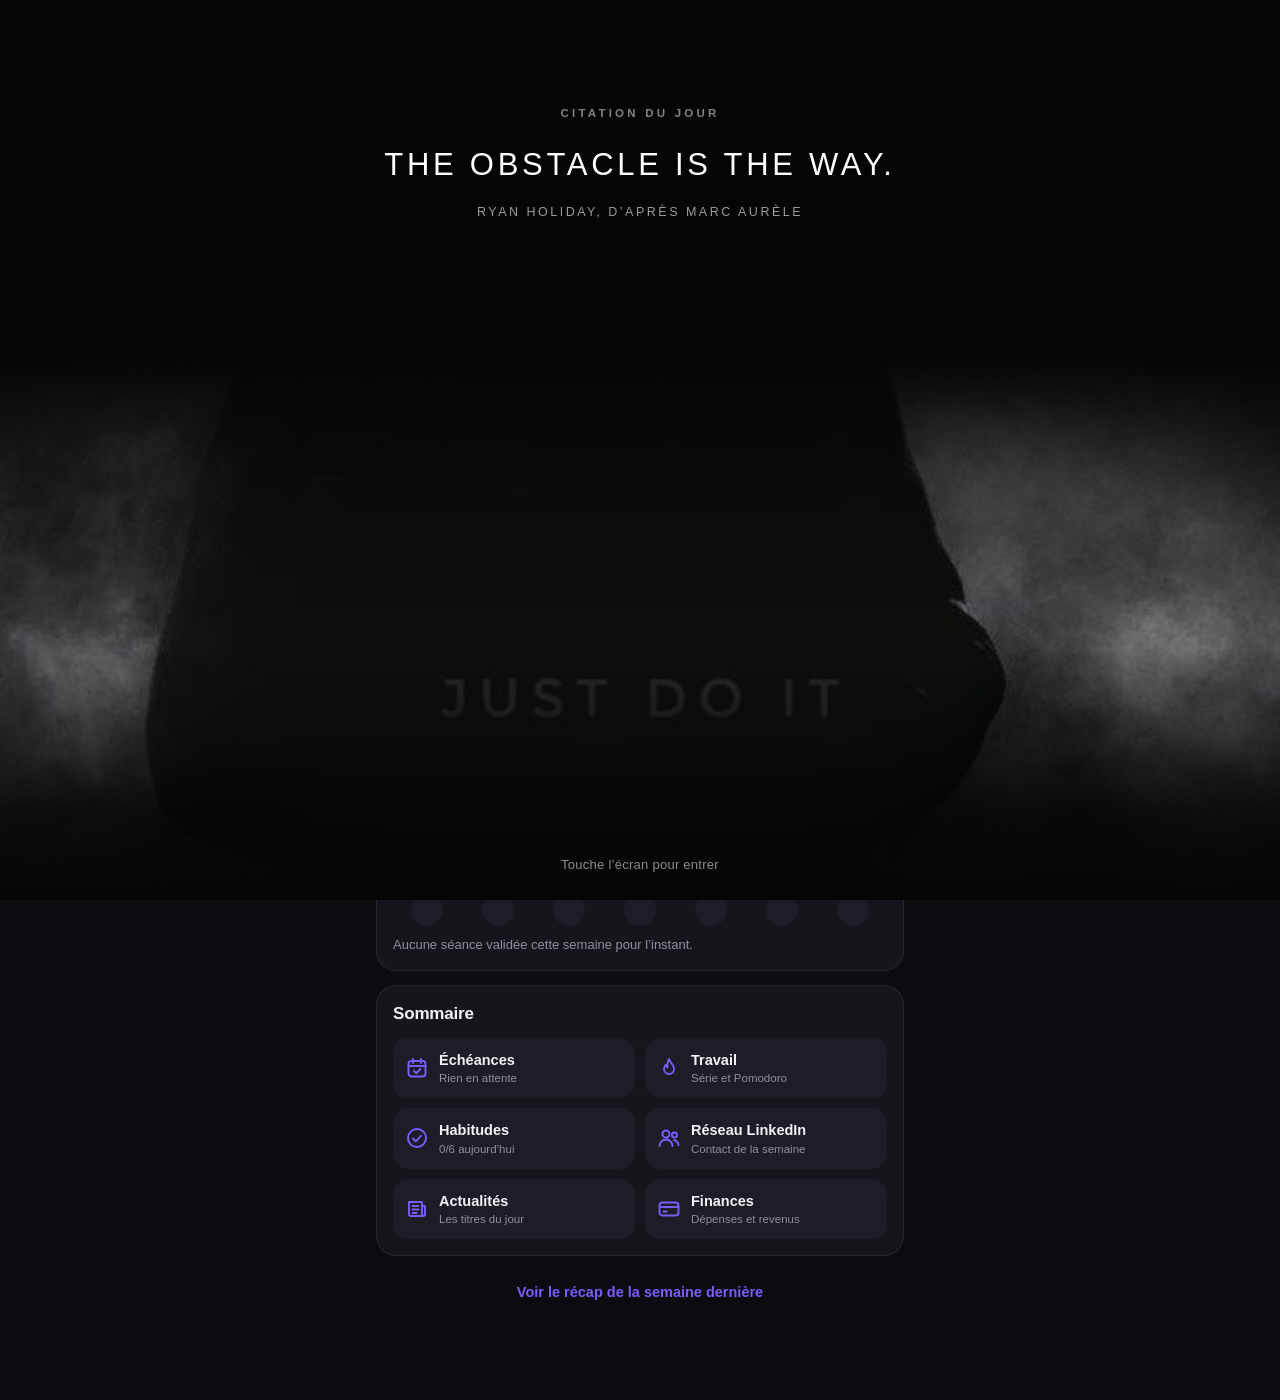
<file: index.html>
<!doctype html>
<html lang="fr">
<head>
<meta charset="utf-8">
<meta name="viewport" content="width=device-width, initial-scale=1, viewport-fit=cover, user-scalable=no">
<title>Life OS</title>
<meta name="theme-color" content="#0b0b10">
<meta name="apple-mobile-web-app-capable" content="yes">
<meta name="mobile-web-app-capable" content="yes">
<meta name="apple-mobile-web-app-status-bar-style" content="black-translucent">
<meta name="apple-mobile-web-app-title" content="Life OS">
<link rel="manifest" href="manifest.webmanifest">
<link rel="apple-touch-icon" href="icon-180.png">
<link rel="icon" type="image/png" href="icon-180.png">
<link rel="stylesheet" href="styles.css?v=16">
</head>
<body>

<div id="splash" class="splash" hidden></div>

<header class="top">
  <div class="top-text">
    <h1 id="title">Life OS</h1>
    <p id="subtitle"></p>
  </div>
  <button class="icon-btn" data-a="settings" aria-label="Réglages">
    <svg viewBox="0 0 24 24"><circle cx="12" cy="12" r="3"/><path d="M19.4 15a1.7 1.7 0 0 0 .3 1.8l.1.1a2 2 0 1 1-2.8 2.8l-.1-.1a1.7 1.7 0 0 0-1.8-.3 1.7 1.7 0 0 0-1 1.5V21a2 2 0 1 1-4 0v-.1a1.7 1.7 0 0 0-1.1-1.5 1.7 1.7 0 0 0-1.8.3l-.1.1a2 2 0 1 1-2.8-2.8l.1-.1a1.7 1.7 0 0 0 .3-1.8 1.7 1.7 0 0 0-1.5-1H3a2 2 0 1 1 0-4h.1a1.7 1.7 0 0 0 1.5-1.1 1.7 1.7 0 0 0-.3-1.8l-.1-.1a2 2 0 1 1 2.8-2.8l.1.1a1.7 1.7 0 0 0 1.8.3h.1a1.7 1.7 0 0 0 1-1.5V3a2 2 0 1 1 4 0v.1a1.7 1.7 0 0 0 1 1.5 1.7 1.7 0 0 0 1.8-.3l.1-.1a2 2 0 1 1 2.8 2.8l-.1.1a1.7 1.7 0 0 0-.3 1.8v.1a1.7 1.7 0 0 0 1.5 1H21a2 2 0 1 1 0 4h-.1a1.7 1.7 0 0 0-1.5 1z"/></svg>
  </button>
  <button class="refresh-btn" id="refreshBtn" data-a="refresh" aria-label="Actualiser">
    <svg viewBox="0 0 24 24"><path d="M21 12a9 9 0 1 1-2.6-6.4"/><path d="M21 3v6h-6"/></svg>
    <span>Actualiser</span>
  </button>
</header>

<main id="view"></main>

<nav class="tabs" id="tabs"></nav>

<!-- App Séances : plein écran, ouverte depuis le bouton de l'accueil -->
<div id="seancesWrap" hidden>
  <div class="sw-bar">
    <button class="sw-back" data-a="closeSeances" aria-label="Retour"><svg viewBox="0 0 24 24"><path d="M15 5l-7 7 7 7"/></svg><span>Retour</span></button>
    <b>Séances</b>
  </div>
  <iframe id="seancesFrame" title="Séances de sport"></iframe>
</div>

<div id="sheet" class="sheet" hidden>
  <div class="sheet-bg" data-a="closeSheet"></div>
  <div class="sheet-body" id="sheetBody"></div>
</div>

<div id="toast" class="toast" hidden></div>

<script src="config.js?v=16"></script>
<script src="quotes.js?v=16"></script>
<script src="targets.js?v=16"></script>
<script src="extra.js?v=16"></script>
<script src="sync.js?v=16"></script>
<script src="shell.js?v=16"></script>
<script src="app.js?v=16"></script>
</body>
</html>
</file>
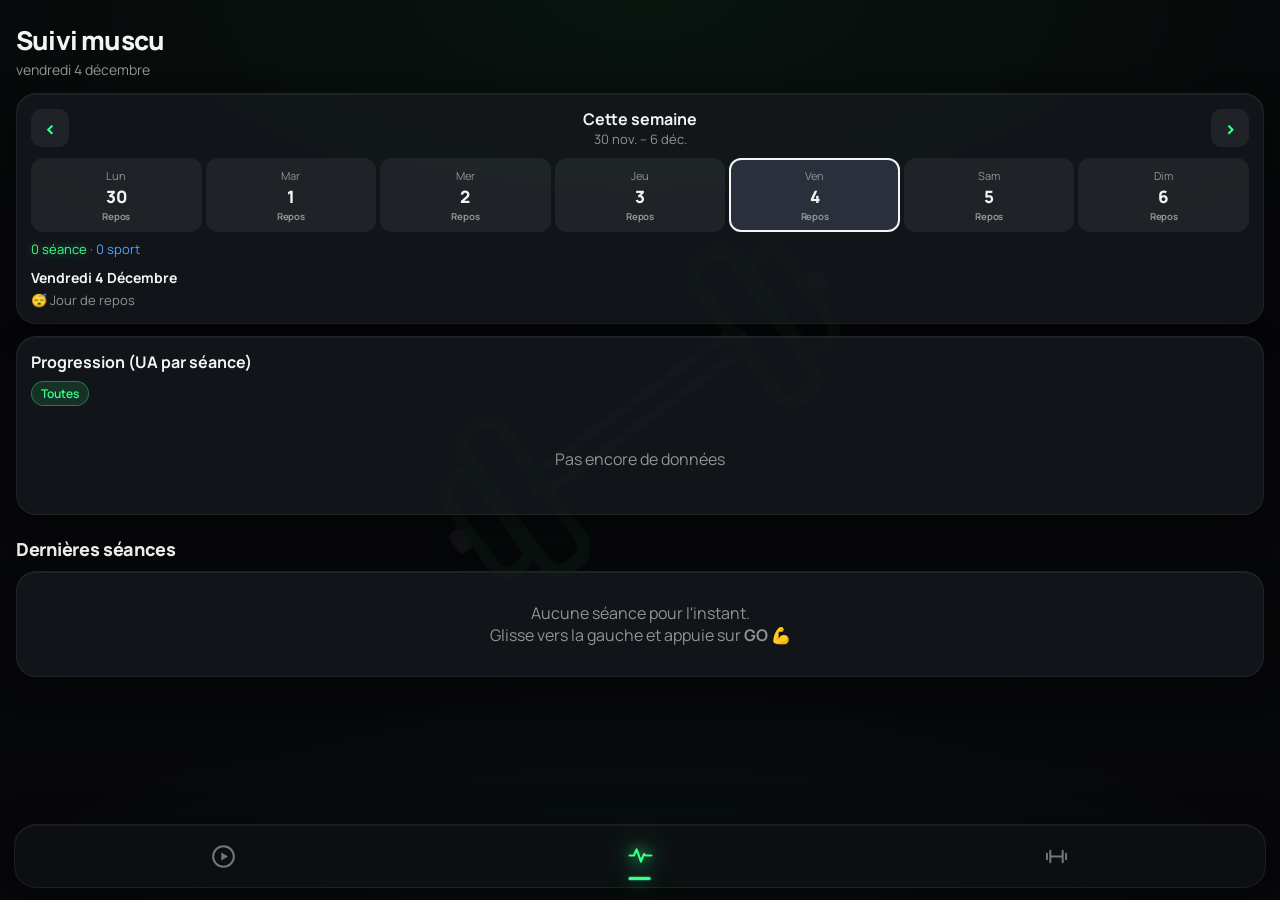
<file: seances.html>
<!DOCTYPE html>
<html lang="fr">
<head>
  <!-- App « Suivi muscu » de raph4L-hypen (github.com/raph4L-hypen/suivi-muscu), reprise avec son accord.
       Seul le pont de stockage ci-dessous a été ajouté : les données restent sur l'appareil. -->
  <base target="_top">
  <meta charset="utf-8">
  <title>Séances de sport</title>
  <meta name="viewport" content="width=device-width, initial-scale=1, maximum-scale=1, user-scalable=no, viewport-fit=cover">
  <link rel="preconnect" href="https://fonts.googleapis.com">
  <link rel="preconnect" href="https://fonts.gstatic.com" crossorigin>
  <link href="https://fonts.googleapis.com/css2?family=Manrope:wght@400;500;600;700;800&display=swap" rel="stylesheet">
  <style>
  :root {
    --sport-bg: #08090b;
    --sport-card: rgba(24, 27, 32, .62);
    --sport-card2: rgba(255, 255, 255, .06);
    --sport-line: rgba(255, 255, 255, .07);
    --sport-text: #f3f5f4;
    --sport-mute: #8d968f;
    --sport-accent: #39ff8e;
    --sport-accent-dim: rgba(57, 255, 142, .13);
    --sport-glow: 0 0 18px rgba(57, 255, 142, .55), 0 0 2px rgba(57, 255, 142, .9);
    --sport-red: #ff4d4f;
    --sport-red-dim: rgba(255, 77, 79, .15);
    --sport-amber: #f5b83d;
    --sport-blue: #4da3ff;
    --sport-blue-dim: rgba(77, 163, 255, .15);
    --sport-radius: 16px;
  }
  * { box-sizing: border-box; -webkit-tap-highlight-color: transparent; }
  html, body { margin: 0; height: 100%; background: var(--sport-bg); color: var(--sport-text);
    font-family: "Manrope", -apple-system, BlinkMacSystemFont, "Segoe UI", Roboto, sans-serif; overscroll-behavior: none;
    -webkit-font-smoothing: antialiased; }
  body { overflow: hidden; }
  button { font: inherit; color: inherit; border: 0; background: none; cursor: pointer; }
  input, select, textarea { font: inherit; color: var(--sport-text); background: var(--sport-card2);
    border: 1px solid var(--sport-line); border-radius: 10px; padding: 10px 12px; width: 100%; }
  input:focus, select:focus, textarea:focus { outline: 2px solid var(--sport-accent); border-color: transparent; }
  .hidden { display: none !important; }

  /* ---------- Pager (3 écrans à faire glisser) ---------- */
  #sport-pager { position: fixed; inset: 0; z-index: 2; overflow: hidden;
    transition: transform .45s cubic-bezier(.2, .8, .2, 1), filter .45s; transform-origin: 50% 40%; }
  .sport-page { position: absolute; inset: 0; overflow-y: auto; overflow-x: hidden; touch-action: pan-y;
    padding: 18px 16px 110px; -webkit-overflow-scrolling: touch; overscroll-behavior: contain;
    will-change: transform; transform-origin: 50% 50%; backface-visibility: hidden; background: rgba(7, 8, 10, .45); }
  /* page qui arrive : plus sombre, avec une ombre sur son bord gauche */
  .sport-page.incoming { background: rgba(7, 8, 10, .9); box-shadow: -26px 0 44px rgba(0,0,0,.8), -1px 0 0 rgba(57,255,142,.22); }
  body.sheet-open #sport-pager { transform: scale(.93) translateX(-4%); filter: brightness(.45) blur(1px); }

  /* Fond : photo de salle floutée + logo */
  #sport-bg { position: fixed; inset: 0; z-index: 0; overflow: hidden; background: #050607; }
  #sport-bgphoto { position: absolute; inset: -40px; background-size: cover; background-position: center;
    filter: blur(16px) grayscale(.6) brightness(.38) contrast(1.1); transform: scale(1.08); opacity: 0; transition: opacity 1.2s; }
  #sport-bgphoto.ok { opacity: 1; }
  #sport-bgshade { position: absolute; inset: 0;
    background: radial-gradient(120% 70% at 50% 0%, rgba(57,255,142,.10), transparent 55%),
                radial-gradient(90% 60% at 50% 110%, rgba(57,255,142,.08), transparent 60%),
                linear-gradient(180deg, rgba(8,9,11,.35), rgba(8,9,11,.85)); }
  #sport-bglogo { position: absolute; left: 50%; top: 46%; width: 118vw; max-width: 620px; aspect-ratio: 1;
    transform: translate(-50%, -50%) rotate(-18deg); opacity: .10; transition: opacity .2s linear; filter: drop-shadow(0 0 30px rgba(57,255,142,.35)); }
  #sport-bglogo svg { width: 100%; height: 100%; }

  /* Barre de navigation : icônes lumineuses */
  #sport-tabs { position: fixed; z-index: 30; left: 14px; right: 14px; bottom: calc(12px + env(safe-area-inset-bottom)); height: 64px;
    display: flex; border-radius: 22px; background: rgba(16, 18, 22, .72); border: 1px solid rgba(255,255,255,.07);
    backdrop-filter: blur(22px) saturate(1.4); -webkit-backdrop-filter: blur(22px) saturate(1.4);
    box-shadow: 0 14px 40px rgba(0,0,0,.55), inset 0 1px 0 rgba(255,255,255,.05); }
  #sport-tabs button { position: relative; z-index: 1; flex: 1; display: flex; align-items: center; justify-content: center; color: #6f7872; }
  #sport-tabs svg { width: 27px; height: 27px; fill: none; stroke: currentColor; stroke-width: 1.8; stroke-linecap: round; stroke-linejoin: round; transition: all .3s; }
  #sport-tabs svg .fill { fill: currentColor; stroke: none; }
  #sport-tabs button.on { color: var(--sport-accent); }
  #sport-tabs button.on svg { filter: drop-shadow(0 0 6px rgba(57,255,142,.9)) drop-shadow(0 0 14px rgba(57,255,142,.5)); transform: translateY(-1px) scale(1.08); }
  #sport-tabglow { position: absolute; bottom: 7px; left: 0; width: 33.33%; height: 3px; display: flex; justify-content: center; pointer-events: none;
    transition: transform .35s cubic-bezier(.2, .8, .2, 1); }
  #sport-tabglow::after { content: ""; width: 22px; height: 3px; border-radius: 3px; background: var(--sport-accent); box-shadow: var(--sport-glow); }

  /* ---------- Éléments communs ---------- */
  h1 { font-size: 26px; margin: 4px 0 2px; letter-spacing: -.5px; }
  h2 { font-size: 18px; margin: 22px 0 10px; }
  h3 { font-size: 16px; margin: 0 0 8px; }
  .sport-sub { color: var(--sport-mute); font-size: 14px; margin: 0 0 14px; }
  .sport-card { background: var(--sport-card); border-radius: var(--sport-radius); padding: 14px; margin-bottom: 12px; }
  .sport-row { display: flex; align-items: center; gap: 8px; }
  .sport-between { justify-content: space-between; }
  .sport-wrap { flex-wrap: wrap; }
  .sport-chip { display: inline-block; padding: 4px 10px; border-radius: 999px; background: var(--sport-card2);
    color: var(--sport-mute); font-size: 12px; font-weight: 600; margin: 0 6px 6px 0; }
  .sport-chip.on { background: var(--sport-accent-dim); color: var(--sport-accent); }
  .sport-chip.red { background: var(--sport-red-dim); color: var(--sport-red); }
  .sport-badge { font-size: 12px; font-weight: 700; padding: 3px 8px; border-radius: 8px; background: var(--sport-card2); color: var(--sport-mute); }
  .up { color: var(--sport-accent); } .down { color: var(--sport-red); } .flat { color: var(--sport-mute); }
  .sport-btn { display: block; width: 100%; padding: 15px; border-radius: 14px; font-weight: 700; font-size: 16px;
    background: var(--sport-card2); text-align: center; }
  .sport-btn.primary { background: var(--sport-accent); color: #04140a; }
  .sport-btn.danger { background: var(--sport-red-dim); color: var(--sport-red); }
  .sport-btn.small { padding: 10px; font-size: 14px; }
  .sport-big { font-size: 28px; font-weight: 800; letter-spacing: -.5px; }
  .sport-mute { color: var(--sport-mute); font-size: 13px; }
  label.sport-lbl { display: block; color: var(--sport-mute); font-size: 13px; margin: 12px 0 6px; }

  /* ---------- Accueil ---------- */
  .sport-chart { width: 100%; height: auto; display: block; }
  .sport-seance { display: block; width: 100%; text-align: left; }
  .sport-seance .t { font-weight: 700; font-size: 17px; }
  .sport-note { min-width: 44px; text-align: center; font-weight: 800; font-size: 15px; padding: 6px 8px; border-radius: 10px; }
  .n-good { background: var(--sport-accent-dim); color: var(--sport-accent); }
  .n-mid { background: rgba(245, 184, 61, .15); color: var(--sport-amber); }
  .n-bad { background: var(--sport-red-dim); color: var(--sport-red); }
  .sport-empty { text-align: center; color: var(--sport-mute); padding: 30px 10px; }

  /* Ma semaine (agenda) */
  .sport-wkhead { display: flex; align-items: center; justify-content: space-between; margin-bottom: 10px; }
  .sport-wkhead button.arrow { width: 38px; height: 38px; border-radius: 10px; background: var(--sport-card2); font-size: 20px; font-weight: 700; color: var(--sport-accent); }
  .sport-week { display: grid; grid-template-columns: repeat(7, 1fr); gap: 4px; }
  .sport-day { display: flex; flex-direction: column; align-items: center; gap: 2px; padding: 8px 0 7px; border-radius: 12px; background: var(--sport-card2); border: 2px solid transparent; }
  .sport-day .dn { font-size: 11px; color: var(--sport-mute); text-transform: capitalize; }
  .sport-day .dd { font-size: 17px; font-weight: 800; }
  .sport-day .lab { font-size: 9.5px; font-weight: 700; letter-spacing: -.2px; }
  .sport-day.today { border-color: var(--sport-text); }
  .sport-day.sel { background: #2a303b; }
  .sport-day.t-seance { background: var(--sport-accent-dim); } .sport-day.t-seance .lab { color: var(--sport-accent); }
  .sport-day.t-sport { background: var(--sport-blue-dim); } .sport-day.t-sport .lab { color: var(--sport-blue); }
  .sport-day.t-repos .lab { color: var(--sport-mute); }
  .sport-day.sel.t-seance { background: rgba(47, 215, 122, .3); } .sport-day.sel.t-sport { background: rgba(77, 163, 255, .3); }
  .sport-daydetail { margin-top: 10px; font-size: 14px; }
  .sport-ev { display: flex; gap: 10px; align-items: baseline; padding: 6px 0; border-top: 1px solid var(--sport-line); }
  .sport-ev .h { color: var(--sport-mute); font-size: 12px; min-width: 78px; font-variant-numeric: tabular-nums; }
  .sport-ev.seance b { color: var(--sport-accent); } .sport-ev.sport b { color: var(--sport-blue); }

  /* ---------- Overlays ---------- */
  .sport-overlay { position: fixed; inset: 0; background: var(--sport-bg); z-index: 40; overflow-y: auto;
    padding: 16px 16px 40px; animation: sportIn .22s ease-out; }
  @keyframes sportIn { from { transform: translateY(16px); opacity: 0; } to { transform: none; opacity: 1; } }
  .sport-back { font-size: 15px; color: var(--sport-accent); font-weight: 600; padding: 6px 0; }

  /* Tableau UA */
  table.sport-ua { width: 100%; border-collapse: collapse; font-size: 15px; }
  table.sport-ua th { color: var(--sport-mute); font-weight: 600; font-size: 12px; text-align: center; padding: 6px 2px; }
  table.sport-ua td { text-align: center; padding: 6px 2px; border-top: 1px solid var(--sport-line); }
  table.sport-ua tr.total td { font-weight: 800; border-top: 2px solid var(--sport-line); }
  table.sport-ua tr.cur td { background: var(--sport-accent-dim); }
  table.sport-ua tr.cur td:first-child { color: var(--sport-accent); font-weight: 800; }
  table.sport-ua tr.past td:first-child { color: var(--sport-accent); }
  .sport-step { display: inline-flex; align-items: center; background: var(--sport-card2); border-radius: 10px; }
  .sport-step button { width: 34px; height: 40px; font-size: 20px; font-weight: 700; color: var(--sport-accent); }
  .sport-step input { width: 52px; padding: 8px 0; text-align: center; border: 0; background: transparent; font-weight: 700; font-size: 16px; }
  .sport-step input:focus { outline: none; }

  /* ---------- Démarrer ---------- */
  .sport-go-wrap { display: flex; flex-direction: column; align-items: center; padding-top: 6vh; }
  .sport-go { width: 62vw; height: 62vw; max-width: 260px; max-height: 260px; border-radius: 50%;
    background: radial-gradient(circle at 35% 30%, #5cf09c, var(--sport-accent) 60%, #17a659);
    color: #04140a; font-size: 64px; font-weight: 900; letter-spacing: 2px;
    box-shadow: 0 0 0 10px var(--sport-accent-dim), 0 18px 50px rgba(47, 215, 122, .35); }
  .sport-go:active { transform: scale(.96); }
  .sport-today { text-align: center; margin: 26px 0 18px; }
  .sport-choose { padding: 12px 22px; border-radius: 999px; background: var(--sport-card2); font-weight: 600; font-size: 15px; }

  /* ---------- Séance en cours ---------- */
  #sport-run { padding-top: 64px; z-index: 50; }
  #sport-clock { position: fixed; left: 50%; top: 14px; transform: translateX(-50%); z-index: 60;
    font-size: 26px; font-weight: 800; font-variant-numeric: tabular-nums; letter-spacing: 1px;
    transition: top .8s cubic-bezier(.2, .8, .2, 1), font-size .8s cubic-bezier(.2, .8, .2, 1); pointer-events: none; }
  #sport-clock.intro { top: 34%; font-size: 26vw; }
  #sport-clock.paused { color: var(--sport-amber); }
  .sport-runbar { position: fixed; top: 0; left: 0; right: 0; height: 58px; display: flex; align-items: center;
    justify-content: space-between; padding: 0 14px; background: var(--sport-bg); z-index: 55; border-bottom: 1px solid var(--sport-line); }
  .sport-pausebtn { width: 40px; height: 40px; border-radius: 50%; background: var(--sport-red); color: #fff; font-size: 14px; font-weight: 900; }
  .sport-runbody { transition: opacity .4s; }
  .sport-runbody.wait { opacity: 0; }
  .sport-visual { display: flex; gap: 10px; align-items: center; justify-content: center; background: var(--sport-card); border-radius: var(--sport-radius); padding: 10px; }
  .sport-visual img { max-width: 45%; max-height: 150px; border-radius: 10px; object-fit: contain; background: #fff; }
  .sport-bodymap { flex: 1 1 auto; width: 100%; max-width: 300px; min-width: 200px; height: auto; }
  .sport-gauge { height: 10px; border-radius: 6px; background: var(--sport-card2); overflow: hidden; margin-top: 8px; }
  .sport-gauge div { height: 100%; background: var(--sport-accent); transition: width .3s; }
  .sport-rest { text-align: center; padding: 10px 0 4px; }
  .sport-rest .cd { font-size: 22vw; font-weight: 900; font-variant-numeric: tabular-nums; line-height: 1; }
  .sport-rest .cd.over { color: var(--sport-red); }
  .sport-fixedcta { position: sticky; bottom: 0; padding: 12px 0 4px; background: linear-gradient(transparent, var(--sport-bg) 30%); }
  .sport-finish { font-size: 22px; padding: 18px; }
  .sport-pause-ov { position: fixed; inset: 0; background: rgba(8, 9, 12, .94); z-index: 58; display: flex;
    flex-direction: column; align-items: center; justify-content: center; gap: 16px; padding: 30px; }
  .sport-seg { display: flex; background: var(--sport-card2); border-radius: 12px; padding: 4px; }
  .sport-seg button { flex: 1; padding: 10px; border-radius: 9px; font-weight: 600; color: var(--sport-mute); }
  .sport-seg button.on { background: var(--sport-accent); color: #04140a; }
  input[type=range] { padding: 0; accent-color: var(--sport-accent); border: 0; background: transparent; }

  /* Toast + chargement */
  #sport-toast { position: fixed; left: 50%; bottom: 96px; transform: translateX(-50%) translateY(20px); opacity: 0;
    background: #2a2f3a; padding: 10px 16px; border-radius: 12px; font-size: 14px; z-index: 99; transition: all .25s; pointer-events: none; max-width: 90vw; }
  #sport-toast.show { opacity: 1; transform: translateX(-50%); }
  #sport-toast.err { background: var(--sport-red); }
  #sport-loading { position: fixed; inset: 0; display: flex; flex-direction: column; align-items: center; justify-content: center; z-index: 98; background: var(--sport-bg); color: var(--sport-mute); }
  .sport-spinner { width: 36px; height: 36px; border: 3px solid var(--sport-line); border-top-color: var(--sport-accent); border-radius: 50%; animation: sportSpin .8s linear infinite; }
  @keyframes sportSpin { to { transform: rotate(360deg); } }
  .sport-exrow { display: grid; grid-template-columns: 1fr auto; gap: 8px; align-items: center; }
  .sport-mini { display: grid; grid-template-columns: repeat(4, 1fr); gap: 6px; margin-top: 8px; }
  .sport-mini label { font-size: 11px; color: var(--sport-mute); display: block; margin-bottom: 3px; }
  .sport-mini input { padding: 8px; text-align: center; }
  .sport-icons button { width: 34px; height: 34px; border-radius: 8px; background: var(--sport-card2); font-size: 14px; }

  /* =================== THÈME PREMIUM (verre, néon, profondeur) =================== */
  h1 { font-weight: 800; letter-spacing: -.8px; }
  h2 { font-weight: 800; letter-spacing: -.3px; color: #e9ece9; }
  .sport-card { background: rgba(22, 25, 30, .8); border: 1px solid rgba(255,255,255,.06);
    box-shadow: 0 10px 30px rgba(0,0,0,.45), inset 0 1px 0 rgba(255,255,255,.05); border-radius: 20px; }
  input, select, textarea { background: rgba(0,0,0,.35); border-color: rgba(255,255,255,.08); }
  .sport-chip.on { box-shadow: inset 0 0 0 1px rgba(57,255,142,.35); }
  .sport-btn.primary { background: linear-gradient(180deg, #5cffa6, #2fe07c); color: #03150a;
    box-shadow: 0 0 0 1px rgba(57,255,142,.5), 0 8px 26px rgba(57,255,142,.35), inset 0 1px 0 rgba(255,255,255,.5); }
  .sport-gauge div { box-shadow: var(--sport-glow); }
  .up { text-shadow: 0 0 10px rgba(57,255,142,.45); }

  /* Effet "bouton qui s'enfonce" sur tout ce qui se touche */
  button, .sport-seance, .sport-day, .sport-step button { transition: transform .14s cubic-bezier(.3, .7, .4, 1), box-shadow .14s, filter .14s, background .2s; }
  button:active:not(:disabled) { transform: scale(.955) translateY(1px); filter: brightness(.92); }
  button.sport-card:active { transform: scale(.975) translateY(2px);
    box-shadow: 0 3px 10px rgba(0,0,0,.5), inset 0 2px 8px rgba(0,0,0,.45); }
  .sport-go:active { transform: scale(.94) !important; box-shadow: 0 0 0 6px var(--sport-accent-dim), 0 6px 20px rgba(57,255,142,.3), inset 0 6px 16px rgba(0,0,0,.25) !important; }
  #sport-tabs button:active { transform: scale(.88); }

  /* Cartes de séance avec visuel réel */
  .sport-seance { display: grid !important; grid-template-columns: 1fr auto; gap: 12px; align-items: center; }
  .sport-thumb { width: 74px; height: 74px; border-radius: 16px; background: #fff center/cover no-repeat;
    box-shadow: 0 6px 16px rgba(0,0,0,.45), 0 0 0 1px rgba(255,255,255,.08); overflow: hidden; }
  .sport-thumb.ph { background: radial-gradient(circle at 30% 30%, rgba(57,255,142,.35), rgba(57,255,142,.05) 70%); display: flex; align-items: center; justify-content: center; }
  .sport-thumb.ph svg { width: 60%; height: 60%; }
  .sport-seance .t { font-size: 18px; font-weight: 800; letter-spacing: -.3px; }
  .sport-strip { display: flex; gap: 6px; margin-top: 10px; }
  .sport-strip span { width: 44px; height: 44px; border-radius: 11px; background: #fff center/cover no-repeat; box-shadow: 0 0 0 1px rgba(255,255,255,.08); }

  /* Panneaux qui glissent depuis le bord droit, plus sombres, par-dessus l'accueil */
  .sport-overlay { background: rgba(9, 10, 12, .9); backdrop-filter: blur(24px); -webkit-backdrop-filter: blur(24px);
    box-shadow: -30px 0 60px rgba(0,0,0,.8), -1px 0 0 rgba(57,255,142,.2); animation: sportSlide .42s cubic-bezier(.2, .85, .2, 1); padding-bottom: 60px; }
  .sport-overlay.closing { animation: sportSlideOut .3s cubic-bezier(.4, 0, .8, .4) forwards; }
  @keyframes sportSlide { from { transform: translateX(100%); } to { transform: none; } }
  @keyframes sportSlideOut { to { transform: translateX(100%); } }
  #sport-run { background: rgba(6, 7, 8, .93); }

  /* Page Séance : GO néon devant le logo */
  .sport-go { position: relative; background: radial-gradient(circle at 35% 28%, #8dffbf, #39ff8e 45%, #12b85a 100%);
    color: #021208; font-weight: 900; letter-spacing: 4px;
    box-shadow: 0 0 0 10px rgba(57,255,142,.10), 0 0 0 1px rgba(57,255,142,.6), 0 0 60px rgba(57,255,142,.55), inset 0 -10px 24px rgba(0,0,0,.25), inset 0 6px 14px rgba(255,255,255,.45);
    animation: sportPulse 2.6s ease-in-out infinite; }
  @keyframes sportPulse { 50% { box-shadow: 0 0 0 16px rgba(57,255,142,.05), 0 0 0 1px rgba(57,255,142,.6), 0 0 90px rgba(57,255,142,.7), inset 0 -10px 24px rgba(0,0,0,.25), inset 0 6px 14px rgba(255,255,255,.45); } }
  .sport-choose { background: rgba(255,255,255,.07); border: 1px solid rgba(255,255,255,.08); backdrop-filter: blur(12px); }

  /* Animation du logo au lancement d'une séance */
  #sport-launch { position: fixed; inset: 0; z-index: 70; display: flex; align-items: center; justify-content: center;
    background: radial-gradient(circle at 50% 45%, #0f2a1b, #050607 58%); animation: sportFade .3s ease-out; }
  #sport-launch svg { width: 74vw; max-width: 340px; animation: sportLogoIn 1.5s cubic-bezier(.2, .9, .2, 1) forwards; }
  #sport-launch .plate { stroke-dasharray: 700; stroke-dashoffset: 700; animation: sportDraw .9s .15s ease-out forwards; }
  #sport-launch .bar { stroke-dasharray: 900; stroke-dashoffset: 900; animation: sportDraw .7s .45s ease-out forwards; }
  #sport-launch .go { opacity: 0; animation: sportFadeIn .4s .85s forwards; }
  #sport-launch.out { animation: sportFadeOut .35s ease-in forwards; }
  @keyframes sportLogoIn { 0% { transform: scale(.55) rotate(-30deg); filter: drop-shadow(0 0 0 rgba(57,255,142,0)); }
    55% { transform: scale(1.08) rotate(-16deg); filter: drop-shadow(0 0 40px rgba(57,255,142,.9)); }
    100% { transform: scale(1) rotate(-18deg); filter: drop-shadow(0 0 24px rgba(57,255,142,.6)); } }
  @keyframes sportDraw { to { stroke-dashoffset: 0; } }
  @keyframes sportFade { from { opacity: 0; } }
  @keyframes sportFadeIn { to { opacity: 1; } }
  @keyframes sportFadeOut { to { opacity: 0; transform: scale(1.15); } }
  #sport-clock { text-shadow: 0 0 18px rgba(57,255,142,.55); }
  .sport-runbar { background: rgba(6,7,8,.8); backdrop-filter: blur(16px); -webkit-backdrop-filter: blur(16px); }
  .sport-pausebtn { box-shadow: 0 0 18px rgba(255,77,79,.6); }
  .sport-rest .cd { text-shadow: 0 0 30px rgba(57,255,142,.4); }

  /* Bibliothèque par groupe musculaire */
  .sport-group { margin: 18px 0 8px; display: flex; align-items: center; justify-content: space-between; }
  .sport-group h3 { margin: 0; font-size: 15px; letter-spacing: .3px; text-transform: uppercase; color: var(--sport-accent); text-shadow: 0 0 12px rgba(57,255,142,.35); }
  .sport-group .n { color: var(--sport-mute); font-weight: 600; font-size: 12px; margin-left: 6px; text-transform: none; text-shadow: none; }
  .sport-libadd { width: 34px; height: 34px; border-radius: 11px; background: var(--sport-accent-dim); color: var(--sport-accent); font-size: 20px; font-weight: 700; box-shadow: inset 0 0 0 1px rgba(57,255,142,.3); }
  .sport-exitem { display: grid; grid-template-columns: 52px 1fr auto; gap: 12px; align-items: center; width: 100%; text-align: left; padding: 8px; border-radius: 16px; }
  .sport-exitem + .sport-exitem { margin-top: 6px; }
  .sport-exitem .sport-thumb { width: 52px; height: 52px; border-radius: 13px; }
  .sport-exitem b { display: block; font-size: 15px; }
  .sport-exitem:active { background: rgba(255,255,255,.05); }
  .sport-imgbox { margin-top: 6px; display: grid; grid-template-columns: 110px 1fr; gap: 12px; align-items: center; }
  .sport-imgbox .prev { width: 110px; height: 110px; border-radius: 18px; background: #fff center/contain no-repeat; box-shadow: 0 0 0 1px rgba(255,255,255,.1); }
  .sport-imgbox .prev.empty { background: rgba(255,255,255,.05); display: flex; align-items: center; justify-content: center; color: var(--sport-mute); font-size: 12px; text-align: center; padding: 8px; }
  .sport-imgbox .sport-btn { margin-bottom: 8px; }
</style>

</head>
<body>
  <div id="sport-app">
    <!-- Fond : salle de sport floutée + logo en transparence -->
    <div id="sport-bg">
      <div id="sport-bgphoto"></div>
      <div id="sport-bgshade"></div>
      <div id="sport-bglogo"></div>
    </div>

    <div id="sport-loading"><div class="sport-spinner"></div><p>Chargement…</p></div>

    <main id="sport-pager">
      <section class="sport-page" id="sport-pg-start"></section>
      <section class="sport-page" id="sport-pg-home"></section>
      <section class="sport-page" id="sport-pg-prog"></section>
    </main>

    <nav id="sport-tabs">
      <button data-page="0" aria-label="Séance">
        <svg viewBox="0 0 24 24"><circle cx="12" cy="12" r="9.2"/><path d="M10 8.4v7.2l6-3.6z" class="fill"/></svg>
      </button>
      <button data-page="1" class="on" aria-label="Accueil">
        <svg viewBox="0 0 24 24"><path d="M3 12h3.6l2.2-5 3.6 10 2.4-6.2 1.6 1.2H21"/></svg>
      </button>
      <button data-page="2" aria-label="Programme">
        <svg viewBox="0 0 24 24"><path d="M3.5 9.5v5M6.5 7v10M17.5 7v10M20.5 9.5v5M6.5 12h11"/></svg>
      </button>
      <span id="sport-tabglow"></span>
    </nav>

    <div id="sport-sheet" class="sport-overlay hidden"></div>
    <div id="sport-run" class="sport-overlay hidden"></div>
    <div id="sport-launch" class="hidden"></div>
    <div id="sport-clock" class="hidden">00:00</div>
    <div id="sport-toast"></div>
  </div>
<script>
/* =====================================================================
   PONT LOCAL
   L'app « Suivi muscu » de raph4L-hypen appelle google.script.run pour
   lire et écrire un Google Sheet. Ici, ce pont répond à sa place avec
   les mêmes fonctions, mais les données restent sur l'appareil
   (localStorage). Le code de l'app, plus bas, est inchangé.
   ===================================================================== */
(function () {
  'use strict';
  var CFG = (function () { try { return window.parent && window.parent.APP; } catch (e) { return null; } })() || {};
  var MAIN = CFG.key || '';
  var KEY = (MAIN || 'local') + '.muscu';
  var clone = function (x) { return JSON.parse(JSON.stringify(x)); };

  // Images illustrant les exercices (liens repris du tableau « Suivi muscu officiel » de Raphaël).
  var IMG_BASE = 'https://www.docteur-fitness.com/wp-content/uploads/';
  var IMAGES = {
    "Développé incliné haltères": "2000/06/developpe-incline-halteres-exercice-musculation.gif",
    "Développé couché": "2019/08/developpe-couche.gif",
    "Dips lestés": "2000/01/dips-pectoraux.gif",
    "Pec deck": "2000/06/pec-deck-butterfly-exercice-musculation.gif",
    "Extension triceps au-dessus de la tête": "2021/10/extension-triceps-poulie-haute-corde.gif",
    "Triceps poulie": "2021/10/extension-triceps-poulie-haute-corde.gif",
    "Développé militaire": "2000/08/developpe-militaire-exercice-musculation.gif",
    "Pec deck inversé": "2021/12/pec-deck-inverse.gif",
    "Tractions": "2022/02/traction-musculation-dos.gif",
    "T-bar row": "2021/08/rowing-barre-t-landmine.gif",
    "Rowing haltère": "2021/08/rowing-haltere-un-bras.gif",
    "Tirage vertical": "2022/01/tirage-vertical-prise-inversee.gif",
    "Curl biceps incliné": "2022/01/curl-pupitre-machine-prechargee.gif",
    "Curl biceps": "2022/08/curl-biceps-avec-halteres-alterne.gif",
    "Curl haltère incliné avec rotation": "2021/10/curl-haltere-incline.gif",
    "Curl marto": "2022/09/curl-haltere-prise-neutre.gif",
    "Presse à cuisses": "2022/08/presse-a-cuisses-inclinee.gif",
    "Leg extension": "2000/06/leg-extension-exercice-musculation.gif",
    "Leg curl": "2022/02/leg-curl-assis-machine.gif",
    "Mollets debout": "2021/10/extension-mollets-debout-machine.gif",
    "Fente Bulgare": "2000/06/squat-bulgare-halteres-exercice-musculation.gif",
    "Pull Over avec Alter": "2021/12/pullover-haltere.gif",
    "Développé décliné": "2021/12/developpe-decline-barre.gif",
    "Extension lombaire": "2021/08/extension-lombaire-au-banc-45.gif",
    "Squat": "2021/11/homme-faisant-un-squat-avec-barre.gif",
    "Soulevé de terre": "2021/12/souleve-de-terre.gif",
    "Soulevé de terre roumain": "2022/04/souleve-de-terre-roumain.gif",
    "Hip thrust": "2021/12/hips-thrust.gif",
    "Fentes avant haltères": "2000/06/fentes-avant-exercice-musculation.gif",
    "Hack squat": "2022/01/hack-squat.gif",
    "Squat goblet": "2000/06/squat-goblet-exercice-musculation.gif",
    "Mollets assis": "2021/10/extension-mollets-assis-machine.gif",
    "Développé couché haltères": "2000/05/developpe-couche-halteres-exercice-musculation.gif",
    "Écarté couché haltères": "2022/09/ecarte-couche-haltere.gif",
    "Pompes": "2020/10/pompe-musculation.gif",
    "Élévations latérales": "2000/08/elevations-laterales-exercice-musculation.gif",
    "Développé épaules haltères": "2022/02/developpe-epaule-halteres.gif",
    "Face pull": "2022/01/face-pull.gif",
    "Shrugs haltères": "2022/11/shrugs-avec-halteres.gif",
    "Rowing barre": "2021/09/rowing-barre.gif",
    "Tirage horizontal poulie": "2022/02/tirage-horizontal-poulie.gif",
    "Curl barre": "2021/09/curl-barre.gif",
    "Barre au front": "2000/09/barre-front.gif",
    "Crunch au sol": "2000/07/crunch-au-sol-exercice-musculation.gif",
    "Planche": "2022/05/planche-abdos.gif",
    "Chaise (maintien)": "2021/12/squat-statique-contre-mur-exercice-chaise.gif",
    "Leg extension (maintien)": "2000/06/leg-extension-exercice-musculation.gif",
    "Mollets debout (maintien)": "2021/10/extension-mollets-debout-machine.gif",
    "Pont fessier (maintien)": "2022/08/setu-bandhasana-posture-du-pont.gif",
    "Suspension à la barre": "2025/11/dead-hang-suspension-passive.gif",
    "Rotation externe épaule (maintien)": "2022/04/rotation-externe-epaule-poulie.gif",
    "Élévation latérale (maintien)": "2000/08/elevations-laterales-exercice-musculation.gif",
    "Curl à 90° (maintien)": "2022/08/curl-biceps-avec-halteres-alterne.gif",
    "Maintien du fermier": "2025/11/marche-du-fermier-avec-kettlebells.gif"
  };
  var imgKey = function (s) { return String(s || '').normalize('NFD').replace(/[\u0300-\u036f]/g, '').toLowerCase().replace(/[^a-z0-9]+/g, ' ').trim(); };
  var IMG_BY = {}; Object.keys(IMAGES).forEach(function (k) { IMG_BY[imgKey(k)] = IMG_BASE + IMAGES[k]; });
  // Donne une image aux exercices qui n'en ont pas encore (une seule fois par version de la liste).
  function addImages(d) {
    if (d._img === 1) return false;
    d.Exercices.forEach(function (e) { if (!e.image_url && IMG_BY[imgKey(e.nom)]) e.image_url = IMG_BY[imgKey(e.nom)]; });
    d._img = 1; return true;
  }

  // Exercices du tableau de Raphaël absents de la liste de départ : ajoutés une fois à la bibliothèque.
  var EXOS_PLUS = [
    ["Pec deck inversé", "deltoides_post,trapezes", "charge", "Garde les coudes légèrement fléchis et ouvre les bras en effectuant un mouvement circulaire vers l'arrière."],
    ["Curl biceps incliné", "biceps,avant_bras", "charge", "Assis, bras sur banc incliné. Coudes fixes, pas d'élan, descente lente."],
    ["Curl haltère incliné avec rotation", "biceps,avant_bras", "charge", "Assis sur banc incliné. Coudes fixes, pas d'élan, descente lente, rotation à la montée."],
    ["Curl marto", "biceps,avant_bras", "charge", "Coudes fixes, pas d'élan, descente lente."],
    ["Fente Bulgare", "quadriceps,fessiers", "charge", "Contrôle, le genou ne dépasse pas le pied, remontée explosive."],
    ["Pull Over avec Alter", "pectoraux,dorsaux", "charge", "Allongé sur le dos, ramène un haltère au-dessus de la tête, fesses sous le niveau du banc pour l'étirement."],
    ["Développé décliné", "pectoraux", "charge", "Développé couché sur banc décliné, omoplates serrées l'une contre l'autre."],
    ["Extension lombaire", "lombaires", "charge", "Prends un poids dans les mains, descends pour l'étirement."],
    ["Squat", "quadriceps,fessiers", "charge", "Amène les fesses en arrière, pieds largeur d'épaules, les genoux ne dépassent pas les pieds."],
    ["Pull Over", "dorsaux", "charge", "Dos plat, ne pas utiliser les triceps."],
    ["Soulevé de terre", "lombaires,fessiers,ischios,trapezes,dorsaux", "charge", "Barre contre les tibias, dos plat et gainé. Pousse le sol avec les jambes, la barre reste collée au corps."],
    ["Soulevé de terre roumain", "ischios,fessiers,lombaires", "charge", "Genoux à peine fléchis, recule les hanches en gardant le dos plat. Descends jusqu'à sentir l'étirement des ischios."],
    ["Hip thrust", "fessiers,ischios", "charge", "Haut du dos sur le banc, menton rentré. Pousse dans les talons et serre les fessiers 1 s en haut, sans cambrer."],
    ["Fentes avant haltères", "quadriceps,fessiers,ischios", "charge", "Grand pas en avant, buste droit. Le genou avant reste au-dessus du pied, le genou arrière frôle le sol."],
    ["Hack squat", "quadriceps,fessiers", "charge", "Dos plaqué au dossier, pieds largeur d'épaules. Descends contrôlé, genoux dans l'axe des pieds, ne verrouille pas en haut."],
    ["Squat goblet", "quadriceps,fessiers,abdos", "charge", "Haltère contre la poitrine, coudes vers le bas. Descends entre tes genoux en gardant le buste droit."],
    ["Mollets assis", "mollets", "charge", "Avant du pied sur la cale. Descends le talon au maximum, monte haut et marque 1 s de pause."],
    ["Développé couché haltères", "pectoraux,epaules,triceps", "charge", "Omoplates serrées, pieds ancrés. Descends les haltères au niveau des pecs, coudes à 45°, pousse sans les entrechoquer."],
    ["Écarté couché haltères", "pectoraux,epaules", "charge", "Coudes légèrement fléchis et fixes. Ouvre les bras jusqu'à l'étirement des pecs, puis referme en serrant."],
    ["Pompes", "pectoraux,triceps,epaules,abdos", "poids_du_corps", "Corps gainé de la tête aux talons, mains sous les épaules. Descends la poitrine près du sol, coudes à 45°."],
    ["Élévations latérales", "epaules,trapezes", "charge", "Coudes légèrement fléchis, monte les bras jusqu'à l'horizontale sans élan ni hausser les épaules. Descente lente."],
    ["Développé épaules haltères", "epaules,triceps,trapezes", "charge", "Assis, dos calé, abdos gainés. Pousse les haltères au-dessus de la tête, redescends à hauteur des oreilles."],
    ["Face pull", "deltoides_post,trapezes", "charge", "Poulie à hauteur du visage. Tire la corde vers le front en écartant les mains, coudes hauts, serre les omoplates."],
    ["Shrugs haltères", "trapezes,avant_bras", "charge", "Bras tendus le long du corps. Hausse les épaules vers les oreilles, pause 1 s en haut, sans rouler les épaules."],
    ["Rowing barre", "dorsaux,trapezes,biceps,lombaires", "charge", "Buste penché à 45°, dos plat. Tire la barre vers le nombril en serrant les omoplates, sans élan du buste."],
    ["Tirage horizontal poulie", "dorsaux,trapezes,biceps", "charge", "Dos droit, poitrine sortie. Tire la poignée vers le ventre, coudes près du corps, contrôle le retour."],
    ["Curl barre", "biceps,avant_bras", "charge", "Coudes collés au corps, buste immobile. Monte la barre sans élan, descente lente et complète."],
    ["Barre au front", "triceps", "charge", "Allongé, bras verticaux, coudes fixes et serrés. Descends la barre vers le front, puis tends les bras."],
    ["Crunch au sol", "abdos", "poids_du_corps", "Bas du dos collé au sol. Enroule le buste en soufflant, sans tirer sur la nuque, redescends lentement."],
    ["Planche", "abdos,obliques,lombaires", "poids_du_corps", "Coudes sous les épaules, corps aligné, fessiers et abdos serrés. Ne creuse pas le dos, respire. Compte les secondes dans la colonne reps."],
    ["Chaise (maintien)", "quadriceps,fessiers", "poids_du_corps", "Tendon du genou. Dos plaqué au mur, cuisses parallèles au sol, genoux à 90° au-dessus des chevilles. Tiens sans bouger, respire. Reps = secondes."],
    ["Leg extension (maintien)", "quadriceps", "charge", "Tendon rotulien. Monte la charge puis bloque genoux fléchis à environ 60°, sans verrouiller. Charge lourde mais tenable, douleur max 3/10. Reps = secondes."],
    ["Mollets debout (maintien)", "mollets", "charge", "Tendon d'Achille. Monte sur la pointe des pieds à mi-hauteur et tiens, chevilles droites, sans rebond. Reps = secondes."],
    ["Pont fessier (maintien)", "ischios,fessiers,lombaires", "poids_du_corps", "Tendons des ischios. Allongé, talons au sol, monte le bassin jusqu'à aligner épaules-hanches-genoux et tiens, fessiers serrés. Reps = secondes."],
    ["Suspension à la barre", "avant_bras,dorsaux,epaules", "poids_du_corps", "Épaules, coudes et mains. Suspendu bras tendus, épaules légèrement engagées (pas avachies), prise ferme. Lâche avant que la prise glisse. Reps = secondes."],
    ["Rotation externe épaule (maintien)", "deltoides_post,epaules", "charge", "Coiffe des rotateurs. Coude collé au corps à 90°, ouvre l'avant-bras vers l'extérieur contre la poulie et tiens à mi-course. Charge légère. Fais chaque bras. Reps = secondes."],
    ["Élévation latérale (maintien)", "epaules,trapezes", "charge", "Tendons de l'épaule. Monte les haltères à environ 45° (pas plus haut que l'horizontale) et tiens, épaules basses. Charge légère. Reps = secondes."],
    ["Curl à 90° (maintien)", "biceps,avant_bras", "charge", "Tendons du coude. Coudes au corps, avant-bras à l'horizontale, tiens les haltères sans bouger ni te pencher en arrière. Reps = secondes."],
    ["Extension du poignet (maintien)", "avant_bras", "charge", "Coude (épicondyle) et poignet. Avant-bras posé sur un banc, paume vers le sol, poignet dans l'axe : tiens l'haltère sans laisser tomber la main. Fais chaque bras. Reps = secondes."],
    ["Maintien du fermier", "avant_bras,trapezes", "charge", "Mains et prise. Debout, un haltère lourd dans chaque main, bras tendus, épaules basses et dos droit. Serre fort sans bouger. Reps = secondes."]
  ];
  function addExos(d) {
    if (d._ex === 1) return false;
    var have = {}; d.Exercices.forEach(function (e) { have[imgKey(e.nom)] = 1; });
    EXOS_PLUS.forEach(function (e) {
      if (have[imgKey(e[0])]) return;
      d.Exercices.push({ nom: e[0], muscles: e[1], type_charge: e[2], consigne: e[3], image_url: IMG_BY[imgKey(e[0])] || '' });
    });
    d._ex = 1; return true;
  }

  function seed() {
    var ex = [
      ['Développé incliné haltères', 'pectoraux,epaules,triceps', 'charge', 'Banc à 30°, omoplates serrées, descends contrôlé jusqu\'au haut des pecs.'],
      ['Développé couché', 'pectoraux,epaules,triceps', 'charge', 'Pieds ancrés, barre au niveau des tétons, coudes à 45°.'],
      ['Dips lestés', 'pectoraux,triceps,epaules', 'poids_du_corps', 'Buste légèrement penché vers l\'avant, descends jusqu\'à 90° aux coudes.'],
      ['Pec deck', 'pectoraux', 'charge', 'Coudes légèrement fléchis, serre les pecs 1 s en fin de mouvement.'],
      ['Extension triceps au-dessus de la tête', 'triceps', 'charge', 'Coudes fixes et serrés, étire bien le triceps en bas.'],
      ['Triceps poulie', 'triceps', 'charge', 'Coudes collés au corps, verrouille en bas.'],
      ['Développé militaire', 'epaules,triceps,trapezes', 'charge', 'Gainage abdos/fessiers, pousse la barre au-dessus de la tête.'],
      ['Oiseau (arrière d\'épaule)', 'deltoides_post,trapezes', 'charge', 'Buste penché, ouvre les bras sans hausser les épaules.'],
      ['Tractions', 'dorsaux,biceps,avant_bras', 'poids_du_corps', 'Tire les coudes vers les hanches, menton au-dessus de la barre.'],
      ['T-bar row', 'dorsaux,trapezes,biceps,lombaires', 'charge', 'Dos plat, tire vers le nombril, serre les omoplates.'],
      ['Rowing haltère', 'dorsaux,trapezes,biceps', 'charge', 'Un genou sur le banc, tire le coude vers la hanche.'],
      ['Tirage vertical', 'dorsaux,biceps', 'charge', 'Poitrine sortie, barre vers le haut des pecs.'],
      ['Curl biceps', 'biceps,avant_bras', 'charge', 'Coudes fixes, pas d\'élan, descente lente.'],
      ['Presse à cuisses', 'quadriceps,fessiers,ischios', 'charge', 'Genoux dans l\'axe des pieds, ne verrouille pas en haut.'],
      ['Leg extension', 'quadriceps', 'charge', 'Montée contrôlée, 1 s de contraction en haut, amplitude sans douleur au genou.'],
      ['Leg curl', 'ischios', 'charge', 'Hanches plaquées, descente lente.'],
      ['Mollets debout', 'mollets', 'charge', 'Amplitude complète, pause en haut.']
    ];
    var pe = [
      ['P1', 'Développé incliné haltères', 4, 12, 20, 120], ['P1', 'Dips lestés', 4, 12, 12.5, 120],
      ['P1', 'Pec deck', 4, 12, 40, 90], ['P1', 'Extension triceps au-dessus de la tête', 4, 12, 15, 90],
      ['P2', 'Tractions', 4, 10, 0, 120], ['P2', 'T-bar row', 4, 12, 30, 120],
      ['P2', 'Rowing haltère', 3, 12, 20, 90], ['P2', 'Tirage vertical', 3, 12, 45, 90],
      ['P3', 'Presse à cuisses', 4, 12, 100, 120], ['P3', 'Leg extension', 4, 12, 20, 90],
      ['P3', 'Leg curl', 3, 12, 25, 90], ['P3', 'Mollets debout', 3, 15, 40, 60]
    ];
    var ordre = {};
    return {
      Exercices: ex.map(function (e) { return { nom: e[0], muscles: e[1], type_charge: e[2], consigne: e[3], image_url: '' }; }),
      Programmes: [
        { id: 'P1', nom: 'Pecs + Triceps', thematique: 'Pecs + Triceps', type: 'rapide', ordre: 1 },
        { id: 'P2', nom: 'Dos + Biceps', thematique: 'Dos + Biceps', type: 'rapide', ordre: 2 },
        { id: 'P3', nom: 'Jambes', thematique: 'Jambes', type: 'rapide', ordre: 3 }
      ],
      ProgrammeExercices: pe.map(function (p) {
        ordre[p[0]] = (ordre[p[0]] || 0) + 1;
        return { programme_id: p[0], ordre: ordre[p[0]], exercice: p[1], series: p[2], reps: p[3], poids: p[4], repos_s: p[5] };
      }),
      Seances: [], Series: [],
      Reglages: { poids_de_corps: '', repos_defaut: 90,
        mots_seance: 'musculation,muscu,salle de sport,basic fit,fitness park',
        mots_sport: 'sport,soccer,foot,football,course,running,footing,velo,natation,piscine,tennis,padel,basket,boxe,rando,yoga,escalade,crossfit',
        agenda_id: '' }
    };
  }
  function load() {
    try { var d = JSON.parse(localStorage.getItem(KEY)); if (d && d.Exercices && d.Reglages) { var ch = addImages(d); if (addExos(d) || ch) save(d); return d; } } catch (e) { }
    var fresh = seed(); addImages(fresh); addExos(fresh); save(fresh); return fresh;
  }
  function save(d) { localStorage.setItem(KEY, JSON.stringify(d)); }

  var api = {
    getData: function () {
      var d = load();
      return { exercices: d.Exercices, programmes: d.Programmes, programmeExercices: d.ProgrammeExercices,
        seances: d.Seances, series: d.Series, reglages: d.Reglages,
        info: { compte: 'Cet appareil', sheet: 'stockage sur cet appareil' } };
    },
    saveSeance: function (p) {
      var d = load();
      var id = 'S' + Date.now() + Math.floor(Math.random() * 1000);
      var date = new Date().toISOString();
      var total = 0;
      (p.exos || []).forEach(function (ex) {
        (ex.series || []).forEach(function (s, i) {
          var ua = Number(s.ua) || 0; total += ua;
          d.Series.push({ seance_id: id, date: date, exercice: ex.nom, n_serie: i + 1, reps: Number(s.reps) || 0, poids: Number(s.poids) || 0, ua: ua });
        });
      });
      d.Seances.push({ id: id, date: date, programme_id: p.programme_id || '', thematique: p.thematique || '', type: p.type || '',
        accompagne: p.accompagne ? 'oui' : 'non', duree_min: Number(p.duree_min) || 0, note: Number(p.note) || 0,
        commentaire: p.commentaire || '', muscles: p.muscles || '', ua_totale: total });
      save(d);
      return id;
    },
    deleteSeance: function (id) {
      var d = load();
      d.Seances = d.Seances.filter(function (r) { return r.id !== id; });
      d.Series = d.Series.filter(function (r) { return r.seance_id !== id; });
      save(d); return true;
    },
    saveProgramme: function (prog) {
      var d = load();
      var id = prog.id || ('P' + Date.now());
      var row = { id: id, nom: prog.nom, thematique: prog.thematique, type: prog.type, ordre: Number(prog.ordre) || d.Programmes.length + 1 };
      var found = false;
      d.Programmes = d.Programmes.map(function (p) { if (p.id === id) { found = true; return row; } return p; });
      if (!found) d.Programmes.push(row);
      d.ProgrammeExercices = d.ProgrammeExercices.filter(function (r) { return r.programme_id !== id; });
      (prog.exos || []).forEach(function (e, i) {
        d.ProgrammeExercices.push({ programme_id: id, ordre: i + 1, exercice: e.exercice, series: Number(e.series) || 1,
          reps: Number(e.reps) || 0, poids: Number(e.poids) || 0, repos_s: Number(e.repos_s) || 90 });
      });
      save(d); return id;
    },
    deleteProgramme: function (id) {
      var d = load();
      d.Programmes = d.Programmes.filter(function (r) { return r.id !== id; });
      d.ProgrammeExercices = d.ProgrammeExercices.filter(function (r) { return r.programme_id !== id; });
      save(d); return true;
    },
    saveExercice: function (ex) {
      var d = load();
      var key = ex.ancien_nom || ex.nom;
      var row = { nom: ex.nom, muscles: ex.muscles, type_charge: ex.type_charge, consigne: ex.consigne || '', image_url: ex.image_url || '' };
      var found = false;
      d.Exercices = d.Exercices.map(function (e) { if (e.nom === key) { found = true; return row; } return e; });
      if (!found) d.Exercices.push(row);
      save(d); return true;
    },
    deleteExercice: function (nom) {
      var d = load();
      d.Exercices = d.Exercices.filter(function (e) { return e.nom !== nom; });
      save(d); return true;
    },
    saveReglages: function (obj) {
      var d = load();
      Object.keys(obj).forEach(function (k) { d.Reglages[k] = obj[k]; });
      save(d); return true;
    },
    // L'agenda vient de celui déjà synchronisé par l'app principale (s'il est relié).
    getAgenda: function (startMs, endMs) {
      var evs = [];
      try { evs = (JSON.parse(localStorage.getItem(MAIN)) || {}).cal.events || []; } catch (e) { }
      var ms = function (v) { if (/^\d{4}-\d{2}-\d{2}$/.test(v)) { var p = v.split('-'); return new Date(+p[0], p[1] - 1, +p[2]).getTime(); } return new Date(v).getTime(); };
      return evs.map(function (e) { return { titre: e.title, debut: ms(e.start), fin: ms(e.end), journee: !!e.allDay }; })
        .filter(function (e) { return e.debut >= startMs && e.debut < endMs; });
    }
  };

  function runner(ok, ko) {
    return new Proxy({}, {
      get: function (_, name) {
        if (name === 'withSuccessHandler') return function (f) { return runner(f, ko); };
        if (name === 'withFailureHandler') return function (f) { return runner(ok, f); };
        return function () {
          var args = clone(Array.prototype.slice.call(arguments));
          setTimeout(function () {
            try {
              if (!api[name]) throw new Error('Fonction inconnue : ' + name);
              var r = api[name].apply(null, args);
              if (ok) ok(r === undefined ? null : clone(r));
            } catch (e) { if (ko) ko(e); }
          }, 0);
        };
      }
    });
  }
  window.google = { script: { run: runner(null, null) } };
})();
</script>
  <script>
/* =====================================================================
   SUIVI MUSCU — logique de l'appli (côté téléphone)
   ===================================================================== */
(function () {
  'use strict';

  /* ---------- Outils ---------- */
  const $ = (s, el = document) => el.querySelector(s);
  const esc = s => String(s == null ? '' : s).replace(/[&<>"']/g, c => ({ '&': '&amp;', '<': '&lt;', '>': '&gt;', '"': '&quot;', "'": '&#39;' }[c]));
  const num = v => { const n = parseFloat(String(v).replace(',', '.')); return isNaN(n) ? 0 : n; };
  const fmt = n => Math.round(n).toLocaleString('fr-FR');
  const fmtKg = n => (Math.round(n * 10) / 10).toLocaleString('fr-FR');
  const mmss = ms => { const s = Math.max(0, Math.floor(ms / 1000)); const h = Math.floor(s / 3600); const m = Math.floor(s % 3600 / 60); const r = s % 60;
    return (h ? h + ':' + String(m).padStart(2, '0') : String(m).padStart(2, '0')) + ':' + String(r).padStart(2, '0'); };
  const dateFr = iso => new Date(iso).toLocaleDateString('fr-FR', { weekday: 'short', day: 'numeric', month: 'short' });
  const dateCourt = iso => new Date(iso).toLocaleDateString('fr-FR', { day: '2-digit', month: '2-digit' });
  const pct = (a, b) => b ? Math.round((a - b) / b * 100) : 0;
  const store = {
    get(k) { try { return JSON.parse(localStorage.getItem(k)); } catch (e) { return null; } },
    set(k, v) { try { localStorage.setItem(k, JSON.stringify(v)); } catch (e) { } },
    del(k) { try { localStorage.removeItem(k); } catch (e) { } }
  };
  function toast(msg, err) {
    const t = $('#sport-toast'); t.textContent = msg; t.className = 'show' + (err ? ' err' : '');
    clearTimeout(toast._t); toast._t = setTimeout(() => t.className = '', err ? 4000 : 2200);
  }
  function api(fn, ...args) {
    return new Promise((res, rej) => {
      google.script.run.withSuccessHandler(res).withFailureHandler(e => { toast('Erreur : ' + (e && e.message || e), true); rej(e); })[fn](...args);
    });
  }

  const MUSCLES = {
    pectoraux: 'Pectoraux', epaules: 'Épaules', deltoides_post: "Arrière d'épaule", biceps: 'Biceps', triceps: 'Triceps',
    avant_bras: 'Avant-bras', abdos: 'Abdos', obliques: 'Obliques', dorsaux: 'Dorsaux', trapezes: 'Trapèzes',
    lombaires: 'Lombaires', fessiers: 'Fessiers', quadriceps: 'Quadriceps', ischios: 'Ischios', adducteurs: 'Adducteurs', mollets: 'Mollets'
  };
  const splitM = s => String(s || '').split(',').map(x => x.trim()).filter(Boolean);
  const GROUPS = [['Pectoraux', ['pectoraux']], ['Dos', ['dorsaux', 'trapezes', 'lombaires']], ['Épaules', ['epaules', 'deltoides_post']],
    ['Bras', ['biceps', 'triceps', 'avant_bras']], ['Jambes', ['quadriceps', 'ischios', 'fessiers', 'adducteurs', 'mollets']], ['Abdos', ['abdos', 'obliques']]];
  const groupOf = e => { const m = splitM(e.muscles)[0]; const g = GROUPS.find(x => x[1].includes(m)); return g ? g[0] : 'Autres'; };

  /* ---------- Logo (haltère néon) ---------- */
  const LOGO = `<svg viewBox="0 0 1024 1024" xmlns="http://www.w3.org/2000/svg"><g transform="rotate(-18 512 512)" fill="none" stroke-linejoin="round">
    <rect class="bar" x="300" y="494" width="424" height="36" rx="18" stroke="#fff" stroke-width="14"/>
    <g class="plate" stroke="#39ff8e"><rect x="238" y="372" width="74" height="280" rx="30" stroke-width="22"/><rect x="168" y="420" width="62" height="184" rx="26" stroke-width="20"/>
    <rect x="712" y="372" width="74" height="280" rx="30" stroke-width="22"/><rect x="794" y="420" width="62" height="184" rx="26" stroke-width="20"/></g>
    <g class="go" fill="#fff" stroke="none"><rect x="134" y="492" width="28" height="40" rx="10"/><rect x="862" y="492" width="28" height="40" rx="10"/></g></g></svg>`;
  const LOGO_FLAT = LOGO.replace('rotate(-18 512 512)', 'rotate(0 512 512)');
  const exImg = nom => ((X && X.exByName[nom]) || {}).image_url || '';
  function thumb(noms) {
    const u = noms.map(exImg).find(Boolean);
    return u ? `<span class="sport-thumb" style="background-image:url('${esc(u)}')"></span>` : `<span class="sport-thumb ph">${LOGO_FLAT}</span>`;
  }
  const strip = noms => `<div class="sport-strip">${noms.map(exImg).filter(Boolean).slice(0, 5).map(u => `<span style="background-image:url('${esc(u)}')"></span>`).join('')}</div>`;
  const DEF_FOND = 'https://images.unsplash.com/photo-1590487988256-9ed24133863e?auto=format&fit=crop&w=1200&q=60';
  function setBackground() {
    const url = (D && D.reglages.fond_url) || DEF_FOND;
    const ph = $('#sport-bgphoto');
    const img = new Image();
    img.onload = () => { ph.style.backgroundImage = `url('${url}')`; ph.classList.add('ok'); };
    img.src = url;
  }

  /* ---------- Données ---------- */
  let D = null;           // données brutes du Sheet
  let X = null;           // données indexées
  let homeFilter = null;  // filtre de thématique du graphique

  function indexData() {
    const exByName = {};
    D.exercices.forEach(e => exByName[e.nom] = e);
    const progs = D.programmes.slice().sort((a, b) => num(a.ordre) - num(b.ordre)).map(p => ({
      ...p,
      exos: D.programmeExercices.filter(r => r.programme_id === p.id).sort((a, b) => num(a.ordre) - num(b.ordre))
    }));
    const seriesBy = {};
    D.series.forEach(s => (seriesBy[s.seance_id] = seriesBy[s.seance_id] || []).push(s));
    const seances = D.seances.map(s => {
      const exos = [];
      (seriesBy[s.id] || []).forEach(r => {
        let ex = exos.find(e => e.nom === r.exercice);
        if (!ex) { ex = { nom: r.exercice, series: [], ua: 0 }; exos.push(ex); }
        ex.series.push({ reps: num(r.reps), poids: num(r.poids), ua: num(r.ua) });
        ex.ua += num(r.ua);
      });
      return { ...s, ua_totale: num(s.ua_totale), note: num(s.note), duree_min: num(s.duree_min), exos };
    }).sort((a, b) => new Date(b.date) - new Date(a.date));
    X = { exByName, progs, seances };
  }

  /** Historique d'un exercice (du plus ancien au plus récent) */
  function exoHistory(nom) {
    const out = [];
    X.seances.slice().reverse().forEach(s => {
      const e = s.exos.find(x => x.nom === nom);
      if (e) out.push({ seance: s, ua: e.ua, series: e.series });
    });
    return out;
  }
  function lastPerf(nom, beforeId) {
    const h = exoHistory(nom);
    if (beforeId) { const i = h.findIndex(x => x.seance.id === beforeId); return i > 0 ? h[i - 1] : null; }
    return h.length ? h[h.length - 1] : null;
  }
  function bodyweight() { return num(D.reglages.poids_de_corps); }
  function uaOf(nom, reps, poids) {
    const ex = X.exByName[nom];
    let w = num(poids);
    if (ex && ex.type_charge === 'poids_du_corps') w += bodyweight();
    if (w <= 0) w = 1;
    return num(reps) * w;
  }
  function trendClass(a, b) { return b == null ? 'flat' : (a >= b ? 'up' : 'down'); }
  function seriesSummary(series) {
    if (!series || !series.length) return '';
    const same = series.every(s => s.reps === series[0].reps && s.poids === series[0].poids);
    return same ? `${series.length}×${series[0].reps} @ ${fmtKg(series[0].poids)} kg` : series.map(s => `${s.reps}×${fmtKg(s.poids)}`).join(' · ');
  }
  function nextProgramme() {
    if (!X.progs.length) return null;
    const last = X.seances[0];
    if (!last) return X.progs[0];
    const i = X.progs.findIndex(p => p.id === last.programme_id);
    return X.progs[(i + 1) % X.progs.length];
  }

  /* ---------- Schéma musculaire (face + dos) ---------- */
  // [forme, muscle, dx, cy, rx, ry]  — dx relatif au centre, dessiné des 2 côtés
  const FRONT = [
    ['e', 'trapezes', -7, 31, 4, 3], ['e', 'epaules', -17, 38, 8, 7], ['e', 'pectoraux', -7, 43, 8, 7],
    ['e', 'biceps', -22, 53, 4.5, 9], ['e', 'avant_bras', -25, 72, 4, 10], ['e', 'obliques', -13, 63, 4, 10],
    ['e', 'adducteurs', -4, 92, 3, 9], ['e', 'quadriceps', -9, 99, 6.5, 16], ['e', 'mollets', -9, 136, 4.5, 13]
  ];
  const BACK = [
    ['e', 'deltoides_post', -17, 38, 8, 7], ['e', 'triceps', -22, 53, 4.5, 9], ['e', 'avant_bras', -25, 72, 4, 10],
    ['e', 'fessiers', -7, 87, 7.5, 7.5], ['e', 'ischios', -9, 105, 6.5, 13], ['e', 'mollets', -9, 134, 5.5, 12]
  ];
  function bodyFigure(cx, defs, extra, on) {
    const base = '#262a33', off = '#3a404c', red = '#ff4d4f';
    let s = `<circle cx="${cx}" cy="15" r="10" fill="${base}"/><rect x="${cx - 5}" y="23" width="10" height="8" fill="${base}"/>`
      + `<path d="M${cx - 18} 31 Q${cx} 27 ${cx + 18} 31 L${cx + 15} 80 Q${cx} 84 ${cx - 15} 80 Z" fill="${base}"/>`
      + `<path d="M${cx - 15} 78 L${cx + 15} 78 L${cx + 16} 150 L${cx + 3} 150 L${cx} 92 L${cx - 3} 150 L${cx - 16} 150 Z" fill="${base}"/>`
      + `<circle cx="${cx - 26}" cy="86" r="3.2" fill="${base}"/><circle cx="${cx + 26}" cy="86" r="3.2" fill="${base}"/>`
      + `<ellipse cx="${cx - 9}" cy="153" rx="6" ry="3" fill="${base}"/><ellipse cx="${cx + 9}" cy="153" rx="6" ry="3" fill="${base}"/>`;
    defs.forEach(d => {
      const f = on.includes(d[1]) ? red : off;
      [d[2], -d[2]].forEach(dx => { s += `<ellipse cx="${cx + dx}" cy="${d[3]}" rx="${d[4]}" ry="${d[5]}" fill="${f}"/>`; });
    });
    return s + extra(cx, red, off);
  }
  function bodyMap(muscles) {
    const on = Array.isArray(muscles) ? muscles : splitM(muscles);
    const c = k => on.includes(k) ? '#ff4d4f' : '#3a404c';
    const front = bodyFigure(50, FRONT, cx => `<rect x="${cx - 6}" y="51" width="12" height="27" rx="4" fill="${c('abdos')}"/>`
      + `<line x1="${cx - 6}" y1="60" x2="${cx + 6}" y2="60" stroke="#262a33"/><line x1="${cx - 6}" y1="69" x2="${cx + 6}" y2="69" stroke="#262a33"/><line x1="${cx}" y1="51" x2="${cx}" y2="78" stroke="#262a33"/>`, on);
    const back = bodyFigure(150, BACK, cx => `<path d="M${cx} 26 L${cx - 15} 35 L${cx} 58 L${cx + 15} 35 Z" fill="${c('trapezes')}"/>`
      + `<path d="M${cx - 9} 42 L${cx - 16} 46 L${cx - 12} 68 L${cx - 2} 72 L${cx - 2} 52 Z" fill="${c('dorsaux')}"/>`
      + `<path d="M${cx + 9} 42 L${cx + 16} 46 L${cx + 12} 68 L${cx + 2} 72 L${cx + 2} 52 Z" fill="${c('dorsaux')}"/>`
      + `<rect x="${cx - 6}" y="66" width="12" height="12" rx="3" fill="${c('lombaires')}"/>`, on);
    return `<svg class="sport-bodymap" viewBox="0 0 200 170" xmlns="http://www.w3.org/2000/svg">${front}${back}`
      + `<text x="50" y="168" fill="#8b93a3" font-size="9" text-anchor="middle">Face</text><text x="150" y="168" fill="#8b93a3" font-size="9" text-anchor="middle">Dos</text></svg>`;
  }

  /* ---------- Graphiques SVG ---------- */
  function lineChart(points, opts = {}) {
    const W = opts.w || 340, H = opts.h || 160, P = opts.small ? 4 : 26;
    if (!points.length) return `<div class="sport-empty">Pas encore de données</div>`;
    const ys = points.map(p => p.y), min = Math.min(...ys), max = Math.max(...ys);
    const lo = opts.small ? min * .95 : min - (max - min) * .15, hi = max + (max - min || max || 1) * .12;
    const x = i => points.length === 1 ? W / 2 : P + i * (W - 2 * P) / (points.length - 1);
    const y = v => H - P - (v - lo) / ((hi - lo) || 1) * (H - 2 * P);
    const path = points.map((p, i) => (i ? 'L' : 'M') + x(i).toFixed(1) + ' ' + y(p.y).toFixed(1)).join(' ');
    const area = path + ` L${x(points.length - 1)} ${H - P} L${x(0)} ${H - P} Z`;
    let s = `<svg class="sport-chart" viewBox="0 0 ${W} ${H}" xmlns="http://www.w3.org/2000/svg">`
      + `<defs><linearGradient id="g${opts.id || 0}" x1="0" y1="0" x2="0" y2="1"><stop offset="0" stop-color="#2fd77a" stop-opacity=".35"/><stop offset="1" stop-color="#2fd77a" stop-opacity="0"/></linearGradient></defs>`
      + `<path d="${area}" fill="url(#g${opts.id || 0})"/><path d="${path}" fill="none" stroke="#2fd77a" stroke-width="${opts.small ? 2 : 2.5}" stroke-linejoin="round" stroke-linecap="round"/>`;
    points.forEach((p, i) => {
      const hl = i === opts.highlight;
      if (!opts.small || hl) s += `<circle cx="${x(i)}" cy="${y(p.y)}" r="${hl ? 5 : 3.5}" fill="${hl ? '#fff' : '#2fd77a'}" stroke="#0e1014" stroke-width="2"/>`;
    });
    if (!opts.small) {
      s += `<text x="${P}" y="14" fill="#8b93a3" font-size="9">max ${fmt(max)} UA</text>`;
      const step = Math.ceil(points.length / 6);
      points.forEach((p, i) => { if (i % step === 0 || i === points.length - 1) s += `<text x="${x(i)}" y="${H - 6}" fill="#8b93a3" font-size="9" text-anchor="middle">${esc(p.label)}</text>`; });
    }
    return s + '</svg>';
  }

  /* =====================================================================
     MA SEMAINE (agenda Google)
     ===================================================================== */
  let weekOffset = 0, selDay = null;
  const agendaCache = {};
  const DEF_SEANCE = 'musculation,muscu,salle de sport,basic fit,fitness park';
  const DEF_SPORT = 'sport,soccer,foot,football,course,running,footing,velo,natation,piscine,tennis,padel,basket,boxe,rando,yoga,escalade,crossfit';
  const norm = s => String(s || '').toLowerCase().normalize('NFD').replace(/[̀-ͯ]/g, '');
  const words = s => norm(s).split(',').map(x => x.trim()).filter(Boolean);
  const dayKey = d => { const x = new Date(d); return x.getFullYear() + '-' + String(x.getMonth() + 1).padStart(2, '0') + '-' + String(x.getDate()).padStart(2, '0'); };
  const hhmm = ms => new Date(ms).toLocaleTimeString('fr-FR', { hour: '2-digit', minute: '2-digit' });
  function mondayOf(offset) { const d = new Date(); d.setHours(0, 0, 0, 0); d.setDate(d.getDate() - (d.getDay() + 6) % 7 + offset * 7); return d; }
  function classify(title) {
    const t = norm(title);
    if (words(D.reglages.mots_seance || DEF_SEANCE).some(w => t.includes(w))) return 'seance';
    if (words(D.reglages.mots_sport || DEF_SPORT).some(w => t.includes(w))) return 'sport';
    return null;
  }
  function loadWeek(offset) {
    if (agendaCache[offset]) return Promise.resolve(agendaCache[offset]);
    const s = mondayOf(offset), e = new Date(s); e.setDate(e.getDate() + 7);
    return new Promise((res, rej) => google.script.run.withSuccessHandler(ev => { agendaCache[offset] = ev; res(ev); })
      .withFailureHandler(rej).getAgenda(s.getTime(), e.getTime()));
  }
  function buildDays(events) {
    const start = mondayOf(weekOffset);
    return Array.from({ length: 7 }, (_, i) => {
      const d = new Date(start); d.setDate(d.getDate() + i);
      const k = dayKey(d);
      const evs = events.filter(e => dayKey(e.debut) === k).map(e => ({ ...e, type: classify(e.titre) })).filter(e => e.type);
      const app = X.seances.filter(s => dayKey(s.date) === k);
      const type = app.length || evs.some(e => e.type === 'seance') ? 'seance' : evs.some(e => e.type === 'sport') ? 'sport' : 'repos';
      return { d, k, evs, app, type, also: type === 'seance' && evs.some(e => e.type === 'sport') };
    });
  }
  function renderWeek() {
    const box = $('#sport-weekbox'); if (!box) return;
    const s = mondayOf(weekOffset), e = new Date(s); e.setDate(e.getDate() + 6);
    const range = s.getMonth() === e.getMonth() ? `${s.getDate()} – ${e.getDate()} ${e.toLocaleDateString('fr-FR', { month: 'long' })}`
      : `${s.toLocaleDateString('fr-FR', { day: 'numeric', month: 'short' })} – ${e.toLocaleDateString('fr-FR', { day: 'numeric', month: 'short' })}`;
    const title = weekOffset === 0 ? 'Cette semaine' : weekOffset === -1 ? 'Semaine dernière' : weekOffset === 1 ? 'Semaine prochaine' : (weekOffset < 0 ? `Il y a ${-weekOffset} semaines` : `Dans ${weekOffset} semaines`);
    let h = `<div class="sport-wkhead"><button class="arrow" data-wk="-1" aria-label="Semaine précédente">‹</button>
      <div style="text-align:center"><b>${title}</b><div class="sport-mute">${range}</div></div>
      <button class="arrow" data-wk="1" aria-label="Semaine suivante">›</button></div>`;
    const ev = agendaCache[weekOffset];
    if (!ev) {
      box.innerHTML = h + `<div class="sport-mute" style="text-align:center;padding:14px">Chargement de l'agenda…</div>`;
      const off = weekOffset;
      loadWeek(off).then(() => { if (off === weekOffset) renderWeek(); }).catch(err => {
        if (off !== weekOffset) return;
        box.innerHTML = h + `<div class="sport-mute" style="padding:10px 4px">Impossible de lire l'agenda. Dans Apps Script, lance une fois la fonction <b>autoriserAgenda</b>, puis redéploie.<br><small>${esc(err && err.message || err)}</small></div>`;
      });
      return;
    }
    const days = buildDays(ev);
    const today = dayKey(new Date());
    if (!selDay || !days.some(d => d.k === selDay)) selDay = (days.find(d => d.k === today) || days[0]).k;
    const nS = days.filter(d => d.type === 'seance').length, nP = days.filter(d => d.type === 'sport' || d.also).length;
    h += `<div class="sport-week">${days.map(d => `<button class="sport-day t-${d.type} ${d.k === today ? 'today' : ''} ${d.k === selDay ? 'sel' : ''}" data-day="${d.k}">
        <span class="dn">${d.d.toLocaleDateString('fr-FR', { weekday: 'short' }).replace('.', '')}</span><span class="dd">${d.d.getDate()}</span>
        <span class="lab">${d.type === 'seance' ? 'Séance' : d.type === 'sport' ? 'Sport' : 'Repos'}</span></button>`).join('')}</div>
      <div class="sport-row sport-between" style="margin-top:8px"><span class="sport-mute"><span class="up">${nS} séance${nS > 1 ? 's' : ''}</span> · <span style="color:var(--sport-blue)">${nP} sport</span></span>
      ${weekOffset !== 0 ? `<button class="sport-chip" data-wk="0" style="margin:0">Aujourd'hui</button>` : ''}</div>`;
    const sd = days.find(d => d.k === selDay);
    h += `<div class="sport-daydetail"><div style="font-weight:700;margin-bottom:4px;text-transform:capitalize">${sd.d.toLocaleDateString('fr-FR', { weekday: 'long', day: 'numeric', month: 'long' })}</div>`;
    if (!sd.evs.length && !sd.app.length) h += `<div class="sport-mute">😴 Jour de repos</div>`;
    sd.app.forEach(s => { h += `<button class="sport-ev seance" data-seance="${esc(s.id)}" style="width:100%;text-align:left"><span class="h">✓ enregistrée</span><span><b>${esc(s.thematique || 'Séance')}</b> · ${fmt(s.ua_totale)} UA ›</span></button>`; });
    sd.evs.forEach(e => { h += `<div class="sport-ev ${e.type}"><span class="h">${e.journee ? 'Journée' : hhmm(e.debut) + '–' + hhmm(e.fin)}</span><span><b>${esc(e.titre)}</b></span></div>`; });
    box.innerHTML = h + '</div>';
  }

  /* =====================================================================
     ACCUEIL
     ===================================================================== */
  function renderHome() {
    const el = $('#sport-pg-home');
    const themes = [...new Set(X.seances.map(s => s.thematique).filter(Boolean))];
    if (homeFilter === null) homeFilter = X.seances[0] ? X.seances[0].thematique : 'Toutes';
    const pts = X.seances.filter(s => homeFilter === 'Toutes' || s.thematique === homeFilter).slice(0, 20).reverse()
      .map(s => ({ y: s.ua_totale, label: dateCourt(s.date) }));

    let h = `<h1>Suivi muscu</h1><p class="sport-sub">${new Date().toLocaleDateString('fr-FR', { weekday: 'long', day: 'numeric', month: 'long' })}</p>`;
    h += `<div class="sport-card" id="sport-weekbox"></div>`;
    h += `<div class="sport-card"><div class="sport-row sport-between"><h3>Progression (UA par séance)</h3></div>`
      + `<div class="sport-row sport-wrap" style="margin-bottom:6px">${['Toutes', ...themes].map(t => `<button class="sport-chip ${t === homeFilter ? 'on' : ''}" data-filter="${esc(t)}">${esc(t)}</button>`).join('')}</div>`
      + lineChart(pts, { id: 'home' }) + `</div>`;

    h += `<h2>Dernières séances</h2>`;
    if (!X.seances.length) h += `<div class="sport-card sport-empty">Aucune séance pour l'instant.<br>Glisse vers la gauche et appuie sur <b>GO</b> 💪</div>`;
    X.seances.slice(0, 15).forEach(s => {
      const prev = X.seances.find(p => p.thematique === s.thematique && new Date(p.date) < new Date(s.date));
      const d = prev ? pct(s.ua_totale, prev.ua_totale) : null;
      const nc = s.note >= 7 ? 'n-good' : s.note >= 5 ? 'n-mid' : 'n-bad';
      h += `<button class="sport-card sport-seance" data-seance="${esc(s.id)}"><div>
        <div class="sport-row sport-between"><span class="sport-mute">${dateFr(s.date)} · ${s.duree_min} min</span><span class="sport-note ${nc}">${s.note}/10</span></div>
        <div class="t">${esc(s.thematique || 'Séance')}</div>
        <div class="sport-row" style="margin:6px 0"><span class="sport-big" style="font-size:20px">${fmt(s.ua_totale)} UA</span>
          ${d === null ? '' : `<span class="${d >= 0 ? 'up' : 'down'}" style="font-weight:700">${d >= 0 ? '▲' : '▼'} ${Math.abs(d)} %</span>`}</div>
        <div class="sport-mute">${s.exos.map(e => esc(e.nom)).join(', ')}</div></div>${thumb(s.exos.map(e => e.nom))}</button>`;
    });
    el.innerHTML = h;
    renderWeek();
  }

  /* ---------- Détail d'une séance ---------- */
  function conseils(s) {
    const out = [];
    const prog = X.progs.find(p => p.id === s.programme_id);
    let ups = 0;
    s.exos.forEach(e => {
      const h = exoHistory(e.nom);
      const i = h.findIndex(x => x.seance.id === s.id);
      const prev = i > 0 ? h[i - 1] : null, prev2 = i > 1 ? h[i - 2] : null;
      if (!prev) return;
      if (e.ua >= prev.ua) ups++;
      if (e.ua < prev.ua && prev2 && prev.ua < prev2.ua) out.push(`📉 <b>${esc(e.nom)}</b> baisse 2 séances de suite : vérifie ton sommeil et ta récup, ou fais une séance un peu plus légère.`);
      else if (e.ua < prev.ua) out.push(`↘️ <b>${esc(e.nom)}</b> : ${pct(e.ua, prev.ua)} % vs la dernière fois. Vise au moins ${fmt(prev.ua)} UA la prochaine fois.`);
      const pe = prog && prog.exos.find(x => x.exercice === e.nom);
      if (pe && e.ua >= prev.ua && e.series.every(x => x.reps >= num(pe.reps))) out.push(`⬆️ <b>${esc(e.nom)}</b> : toutes les séries à ${pe.reps} reps ou plus, ajoute 2,5 kg la prochaine fois.`);
    });
    if (s.exos.length && ups === s.exos.length) out.unshift('🔥 Toutes tes UA sont égales ou en hausse. Objectif rempli !');
    if (s.type === 'rapide' && s.duree_min > 55) out.push(`⏱️ Séance rapide de ${s.duree_min} min : raccourcis un peu les pauses pour rester autour de 45 min.`);
    if (s.note && s.note < 5) out.push('🎯 Note basse : fixe-toi un seul objectif précis pour la prochaine séance (une charge ou un nombre de reps).');
    if (!out.length) out.push('Séance de référence : la prochaine fois, essaie de faire au moins autant d\'UA sur chaque exercice.');
    return out;
  }

  function openSeance(id) {
    const s = X.seances.find(x => x.id === id);
    if (!s) return;
    const muscles = splitM(s.muscles);
    let h = `<button class="sport-back" data-close>‹ Retour</button>
      <h1>${esc(s.thematique || 'Séance')}</h1><p class="sport-sub">${dateFr(s.date)}</p>
      <div class="sport-row sport-wrap">
        <span class="sport-chip on">⏱ ${s.duree_min} min</span>
        <span class="sport-chip ${s.note >= 7 ? 'on' : s.note >= 5 ? '' : 'red'}">🎯 ${s.note}/10</span>
        <span class="sport-chip">${s.accompagne === 'oui' ? '👥 Accompagné' : '🧍 Seul'}</span>
        <span class="sport-chip">${s.type === 'longue' ? 'Longue (1h15–1h35)' : 'Rapide (≈45 min)'}</span>
      </div>
      <div class="sport-row sport-wrap">${muscles.map(m => `<span class="sport-chip red">${esc(MUSCLES[m] || m)}</span>`).join('')}</div>
      <div class="sport-card" style="text-align:center"><span class="sport-mute">UA totale</span><div class="sport-big">${fmt(s.ua_totale)}</div></div>`;

    s.exos.forEach((e, k) => {
      const prev = lastPerf(e.nom, s.id);
      const hist = exoHistory(e.nom);
      const idx = hist.findIndex(x => x.seance.id === s.id);
      const cls = trendClass(e.ua, prev && prev.ua);
      h += `<div class="sport-card"><h3>${esc(e.nom)}</h3>
        <table class="sport-ua"><tr><th>Série</th><th>Reps</th><th>Poids (kg)</th><th>UA</th></tr>
        ${e.series.map((r, i) => `<tr><td>${i + 1}</td><td>${r.reps}</td><td>${fmtKg(r.poids)}</td><td>${fmt(r.ua)}</td></tr>`).join('')}
        <tr class="total"><td colspan="3" style="text-align:left">Total</td><td class="${cls}">${fmt(e.ua)}</td></tr></table>
        <div class="sport-row sport-between" style="margin-top:8px"><span class="sport-mute">${prev ? `Dernière fois : ${fmt(prev.ua)} UA` : 'Première fois'}</span>
          ${prev ? `<b class="${cls}">${e.ua >= prev.ua ? '▲' : '▼'} ${Math.abs(pct(e.ua, prev.ua))} %</b>` : ''}</div>
        <div style="margin-top:8px">${lineChart(hist.map(x => ({ y: x.ua })), { small: true, h: 46, highlight: idx, id: 'ex' + k })}</div></div>`;
    });

    h += `<h2>Commentaires et conseils</h2><div class="sport-card">
      ${s.commentaire ? `<p style="margin:0 0 12px;white-space:pre-wrap">💬 ${esc(s.commentaire)}</p>` : '<p class="sport-mute" style="margin-top:0">Pas de commentaire.</p>'}
      ${conseils(s).map(c => `<p style="margin:8px 0">${c}</p>`).join('')}</div>
      <button class="sport-btn danger small" data-del="${esc(s.id)}" style="margin-top:20px">Supprimer cette séance</button>`;
    openSheet(h);
  }

  function openSheet(html) {
    const sh = $('#sport-sheet'); const was = !sh.classList.contains('hidden');
    sh.innerHTML = html; sh.classList.remove('hidden', 'closing'); sh.scrollTop = 0;
    if (!was) { sh.style.animation = 'none'; void sh.offsetWidth; sh.style.animation = ''; }
    document.body.classList.add('sheet-open');
  }
  function closeSheet() {
    const sh = $('#sport-sheet'); if (sh.classList.contains('hidden')) return;
    document.body.classList.remove('sheet-open');
    sh.classList.add('closing');
    setTimeout(() => { sh.classList.add('hidden'); sh.classList.remove('closing'); }, 290);
  }

  /* =====================================================================
     DÉMARRER LA SÉANCE
     ===================================================================== */
  function renderStart() {
    const el = $('#sport-pg-start');
    const run = store.get('sportRun');
    const p = nextProgramme();
    let h = `<h1>Séance du jour</h1>`;
    if (run) {
      h += `<div class="sport-go-wrap"><button class="sport-go" id="sport-resume" style="font-size:30px">REPRENDRE</button>
        <div class="sport-today"><div class="sport-big">${esc(run.thematique)}</div><div class="sport-mute">Séance en cours · exercice ${run.exIdx + 1}/${run.exos.length}</div></div>
        <button class="sport-choose" id="sport-abandon-start">Abandonner cette séance</button></div>`;
    } else if (!p) {
      h += `<div class="sport-card sport-empty">Crée d'abord une séance dans l'onglet Programme.</div>`;
    } else {
      h += `<div class="sport-go-wrap"><button class="sport-go" id="sport-go">GO</button>
        <div class="sport-today"><div class="sport-big">${esc(p.nom)}</div>
        <div class="sport-mute">${p.type === 'longue' ? 'Longue · 1h15–1h35' : 'Rapide · ≈45 min'} · ${p.exos.length} exercices</div></div>
        <button class="sport-choose" id="sport-pick">Choisir ma séance</button></div>`;
    }
    el.innerHTML = h;
  }

  function openPicker() {
    let h = `<button class="sport-back" data-close>‹ Retour</button><h1>Choisir ma séance</h1><p class="sport-sub">Reps et poids pré-remplis avec ta dernière fois.</p>`;
    X.progs.forEach(p => {
      h += `<button class="sport-card sport-seance" data-start="${esc(p.id)}" style="display:block!important">
        <div class="sport-row sport-between"><span class="t">${esc(p.nom)}</span><span class="sport-badge">${p.type === 'longue' ? 'Longue' : 'Rapide'}</span></div>
        ${p.exos.map(e => { const l = lastPerf(e.exercice); return `<div class="sport-row sport-between" style="margin-top:6px"><span>${esc(e.exercice)}</span><span class="sport-mute">${l ? seriesSummary(l.series) : `${e.series}×${e.reps} @ ${fmtKg(num(e.poids))} kg`}</span></div>`; }).join('')}
        ${strip(p.exos.map(e => e.exercice))}</button>`;
    });
    openSheet(h);
  }

  /* ---------- Moteur de séance ---------- */
  let run = null, tick = null, wakeLock = null;
  const save = () => store.set('sportRun', run);
  const now = () => Date.now();
  const elapsed = () => run ? now() - run.startedAt - run.pausedTotal - (run.pauseStart ? now() - run.pauseStart : 0) : 0;

  function startRun(progId) {
    const p = X.progs.find(x => x.id === progId);
    if (!p || !p.exos.length) { toast('Cette séance ne contient aucun exercice.', true); return; }
    const muscles = new Set();
    run = {
      programme_id: p.id, thematique: p.thematique || p.nom, type: p.type,
      startedAt: now(), pausedTotal: 0, pauseStart: null, exIdx: 0, setIdx: 0, phase: 'work', restEnd: null, restDur: 0,
      exos: p.exos.map(pe => {
        const ex = X.exByName[pe.exercice] || {};
        splitM(ex.muscles).forEach(m => muscles.add(m));
        const last = lastPerf(pe.exercice);
        const series = last ? last.series.map(s => ({ reps: s.reps, poids: s.poids }))
          : Array.from({ length: Math.max(1, num(pe.series)) }, () => ({ reps: num(pe.reps), poids: num(pe.poids) }));
        return { nom: pe.exercice, repos: num(pe.repos_s) || num(D.reglages.repos_defaut) || 90, target: last ? last.ua : null, lastTxt: last ? seriesSummary(last.series) : null, series };
      })
    };
    run.muscles = [...muscles].join(',');
    save();
    closeSheet();
    playLaunch().then(() => openRun(true));
  }

  function playLaunch() {
    return new Promise(res => {
      const l = $('#sport-launch');
      l.innerHTML = LOGO; l.classList.remove('hidden', 'out');
      try { navigator.vibrate && navigator.vibrate([20, 60, 40]); } catch (e) { }
      setTimeout(() => { l.classList.add('out'); res(); }, 1500);
      setTimeout(() => { l.classList.add('hidden'); l.innerHTML = ''; }, 1900);
    });
  }

  async function keepAwake() { try { if ('wakeLock' in navigator) wakeLock = await navigator.wakeLock.request('screen'); } catch (e) { } }

  function openRun(intro) {
    $('#sport-run').classList.remove('hidden');
    const clock = $('#sport-clock');
    clock.classList.remove('hidden');
    if (intro) {
      clock.classList.add('intro');
      renderRun(true);
      setTimeout(() => { clock.classList.remove('intro'); const b = $('.sport-runbody'); if (b) b.classList.remove('wait'); }, 1400);
    } else renderRun(false);
    keepAwake();
    clearInterval(tick);
    tick = setInterval(onTick, 250);
    onTick();
  }

  function closeRun() {
    clearInterval(tick);
    $('#sport-run').classList.add('hidden');
    $('#sport-clock').classList.add('hidden');
    try { wakeLock && wakeLock.release(); } catch (e) { }
  }

  function exUA(ex) { return ex.series.reduce((a, s) => a + uaOf(ex.nom, s.reps, s.poids), 0); }

  /** Série en cours de l'exercice affiché (0 = première). */
  const curSet = ex => Math.min(run.setIdx || 0, ex.series.length - 1);
  function uaTable(ex, k, cur) {
    return `<table class="sport-ua" data-table="${k}"><tr><th>Série</th><th>Reps</th><th>Poids (kg)</th><th>UA</th></tr>
      ${ex.series.map((s, i) => `<tr class="${cur == null ? '' : i === cur ? 'cur' : i < cur ? 'past' : ''}"><td>${cur != null && i < cur ? '✓' : i + 1}</td>
        <td><span class="sport-step"><button data-step="${k},${i},reps,-1">−</button><input inputmode="numeric" data-in="${k},${i},reps" value="${s.reps}"><button data-step="${k},${i},reps,1">+</button></span></td>
        <td><span class="sport-step"><button data-step="${k},${i},poids,-2.5">−</button><input inputmode="decimal" data-in="${k},${i},poids" value="${fmtKg(s.poids)}"><button data-step="${k},${i},poids,2.5">+</button></span></td>
        <td data-ua="${k},${i}">${fmt(uaOf(ex.nom, s.reps, s.poids))}</td></tr>`).join('')}
      <tr class="total"><td colspan="3" style="text-align:left">Total</td><td data-uatot="${k}">${fmt(exUA(ex))}</td></tr></table>
      <div class="sport-row" style="margin-top:8px"><button class="sport-btn small" data-addset="${k}" style="flex:1">+ Série</button><button class="sport-btn small" data-rmset="${k}" style="flex:1">− Série</button></div>`;
  }

  function targetBlock(ex, k) {
    const ua = exUA(ex);
    if (ex.target == null) return `<div class="sport-card" data-target="${k}"><div class="sport-row sport-between"><span class="sport-mute">Première fois sur cet exercice</span><b>${fmt(ua)} UA</b></div></div>`;
    const p = Math.min(100, Math.round(ua / ex.target * 100));
    return `<div class="sport-card" data-target="${k}"><div class="sport-row sport-between"><span class="sport-mute">Objectif : ≥ ${fmt(ex.target)} UA</span><b class="${ua >= ex.target ? 'up' : 'down'}">${fmt(ua)} UA</b></div>
      <div class="sport-gauge"><div style="width:${p}%;background:${ua >= ex.target ? 'var(--sport-accent)' : 'var(--sport-amber)'}"></div></div>
      <div class="sport-mute" style="margin-top:6px">Dernière fois : ${esc(ex.lastTxt)}</div></div>`;
  }

  function renderRun(wait) {
    const el = $('#sport-run');
    const n = run.exos.length;
    let h = `<div class="sport-runbar"><span class="sport-mute" style="font-weight:600">${run.phase === 'end' ? 'Fin' : `Exo ${run.exIdx + 1}/${n} · Série ${curSet(run.exos[run.exIdx]) + 1}/${run.exos[run.exIdx].series.length}`}</span><span></span>
      <button class="sport-pausebtn" id="sport-pause" aria-label="Pause">❚❚</button></div><div class="sport-runbody ${wait ? 'wait' : ''}">`;

    if (run.phase === 'work') {
      const k = run.exIdx, ex = run.exos[k], info = X.exByName[ex.nom] || {};
      const isLast = k === n - 1;
      const si = curSet(ex), lastSet = si >= ex.series.length - 1;
      h += `<div class="sport-visual">${info.image_url ? `<img src="${esc(info.image_url)}" alt="">` : ''}${bodyMap(info.muscles)}</div>
        <h1 style="margin-top:14px">${esc(ex.nom)}</h1>
        <div class="sport-row sport-wrap">${splitM(info.muscles).map(m => `<span class="sport-chip red">${esc(MUSCLES[m] || m)}</span>`).join('')}</div>
        ${info.consigne ? `<p class="sport-mute" style="font-size:14px;margin-top:4px">${esc(info.consigne)}</p>` : ''}
        ${targetBlock(ex, k)}
        <div class="sport-card">${uaTable(ex, k, si)}</div>
        <div class="sport-fixedcta"><button class="sport-btn primary sport-finish" id="${!lastSet ? 'sport-setdone' : isLast ? 'sport-endbtn' : 'sport-done'}">${!lastSet ? `Série ${si + 1}/${ex.series.length} faite` : isLast ? 'FIN DE SÉANCE' : 'Finis !'}</button></div>`;
    } else if (run.phase === 'rest') {
      const k = run.exIdx, ex = run.exos[k], next = run.exos[k + 1];
      const between = run.restKind === 'set', si = curSet(ex), ns = ex.series[si + 1];
      h += `<div class="sport-rest"><div class="sport-mute" style="font-weight:600;letter-spacing:1px">TEMPS DE PAUSE</div>
          <div class="cd" id="sport-cd">${mmss(run.restDur * 1000)}</div>
          <div class="sport-row" style="justify-content:center;margin:6px 0 14px"><button class="sport-chip" data-rest="-15">−15 s</button><button class="sport-chip" data-rest="15">+15 s</button></div></div>
        <div class="sport-card"><h3>${esc(ex.nom)} — ce que tu as vraiment fait</h3>${uaTable(ex, k, between ? si + 1 : ex.series.length)}</div>
        ${targetBlock(ex, k)}
        ${between && ns ? `<div class="sport-card"><span class="sport-mute">À suivre</span><div style="font-weight:700;font-size:17px">Série ${si + 2}/${ex.series.length}</div><div class="sport-mute">${ns.reps} × ${fmtKg(ns.poids)} kg</div></div>` : ''}
        ${!between && next ? `<div class="sport-card"><span class="sport-mute">À suivre</span><div style="font-weight:700;font-size:17px">${esc(next.nom)}</div><div class="sport-mute">${next.lastTxt ? 'Dernière fois : ' + esc(next.lastTxt) : seriesSummary(next.series)}</div></div>` : ''}
        <div class="sport-fixedcta"><button class="sport-btn primary sport-finish" id="${between ? 'sport-nextset' : 'sport-next'}">${between ? 'Série suivante' : 'Reprendre'}</button></div>`;
    } else if (run.phase === 'end') {
      const total = run.exos.reduce((a, e) => a + exUA(e), 0);
      h += `<h1>Séance terminée 💪</h1><p class="sport-sub">${esc(run.thematique)} · ${Math.round(elapsed() / 60000)} min</p>
        <div class="sport-card" style="text-align:center"><span class="sport-mute">UA totale</span><div class="sport-big">${fmt(total)}</div></div>
        <div class="sport-card">${run.exos.map(e => { const u = exUA(e); return `<div class="sport-row sport-between" style="margin:6px 0"><span>${esc(e.nom)}</span><b class="${trendClass(u, e.target)}">${fmt(u)}${e.target != null ? ` <span class="sport-mute">/ ${fmt(e.target)}</span>` : ''}</b></div>`; }).join('')}</div>
        <label class="sport-lbl">Seul ou accompagné ?</label>
        <div class="sport-seg" id="sport-acc"><button data-acc="0" class="${run.accompagne ? '' : 'on'}">🧍 Seul</button><button data-acc="1" class="${run.accompagne ? 'on' : ''}">👥 Accompagné</button></div>
        <label class="sport-lbl">Atteinte de mes objectifs : <b id="sport-notev">${run.note == null ? 7 : run.note}</b>/10</label>
        <input type="range" min="0" max="10" step="1" id="sport-note" value="${run.note == null ? 7 : run.note}">
        <label class="sport-lbl">Commentaire</label>
        <textarea id="sport-com" rows="4" placeholder="Sensations, douleurs, ce que tu veux changer…">${esc(run.commentaire || '')}</textarea>
        <div class="sport-fixedcta"><button class="sport-btn primary sport-finish" id="sport-save">Enregistrer la séance</button>
        <button class="sport-btn small" id="sport-backlast" style="margin-top:8px">‹ Revenir au dernier exercice</button></div>`;
    }
    h += `</div>`;
    if (run.pauseStart) h += `<div class="sport-pause-ov"><div class="sport-big">Séance en pause</div><div class="sport-mute">Le chrono et le minuteur sont arrêtés.</div>
      <button class="sport-btn primary sport-finish" id="sport-unpause" style="max-width:320px">Reprendre</button>
      <button class="sport-btn danger small" id="sport-abandon" style="max-width:320px">Abandonner la séance</button></div>`;
    el.innerHTML = h;
    el.scrollTop = 0;
    $('#sport-clock').classList.toggle('paused', !!run.pauseStart);
  }

  let beeped = false;
  function onTick() {
    if (!run) return;
    $('#sport-clock').textContent = mmss(elapsed());
    if (run.phase === 'rest' && !run.pauseStart) {
      const left = run.restEnd - now();
      const cd = $('#sport-cd');
      if (cd) { cd.textContent = left >= 0 ? mmss(left + 999) : '+' + mmss(-left); cd.classList.toggle('over', left < 0); }
      if (left <= 0 && !beeped) { beeped = true; alertEnd(); }
    }
  }
  function alertEnd() {
    try { navigator.vibrate && navigator.vibrate([300, 120, 300]); } catch (e) { }
    try {
      const ctx = new (window.AudioContext || window.webkitAudioContext)();
      [0, .25].forEach(t => { const o = ctx.createOscillator(), g = ctx.createGain(); o.frequency.value = 880; o.connect(g); g.connect(ctx.destination);
        g.gain.setValueAtTime(.2, ctx.currentTime + t); g.gain.exponentialRampToValueAtTime(.001, ctx.currentTime + t + .2); o.start(ctx.currentTime + t); o.stop(ctx.currentTime + t + .22); });
    } catch (e) { }
  }

  function refreshUA(k) {
    const ex = run.exos[k];
    ex.series.forEach((s, i) => document.querySelectorAll(`[data-ua="${k},${i}"]`).forEach(td => td.textContent = fmt(uaOf(ex.nom, s.reps, s.poids))));
    document.querySelectorAll(`[data-uatot="${k}"]`).forEach(td => td.textContent = fmt(exUA(ex)));
    const tb = document.querySelector(`[data-target="${k}"]`);
    if (tb) tb.outerHTML = targetBlock(ex, k);
    save();
  }

  function runClick(e) {
    const t = e.target.closest('button');
    if (!t || !run) return;
    if (t.id === 'sport-pause') { run.pauseStart = now(); save(); renderRun(); return; }
    if (t.id === 'sport-unpause') {
      const d = now() - run.pauseStart;
      run.pausedTotal += d; if (run.restEnd) run.restEnd += d; run.pauseStart = null; save(); renderRun(); onTick(); return;
    }
    if (t.id === 'sport-abandon') {
      if (t.dataset.sure) { store.del('sportRun'); run = null; closeRun(); renderStart(); toast('Séance abandonnée'); return; }
      t.dataset.sure = 1; t.textContent = 'Appuie encore pour confirmer'; return;
    }
    if (t.dataset.step) {
      const [k, i, f, d] = t.dataset.step.split(',');
      const s = run.exos[k].series[i];
      s[f] = Math.max(0, Math.round((num(s[f]) + num(d)) * 10) / 10);
      const inp = document.querySelector(`[data-in="${k},${i},${f}"]`); if (inp) inp.value = f === 'poids' ? fmtKg(s[f]) : s[f];
      refreshUA(+k); return;
    }
    if (t.dataset.addset) { const ex = run.exos[t.dataset.addset]; const l = ex.series[ex.series.length - 1] || { reps: 10, poids: 0 }; ex.series.push({ ...l }); save(); renderRun(); return; }
    if (t.dataset.rmset) { const ex = run.exos[t.dataset.rmset]; if (ex.series.length > 1) ex.series.pop(); save(); renderRun(); return; }
    if (t.id === 'sport-done' || t.id === 'sport-setdone') {
      const ex = run.exos[run.exIdx];
      run.phase = 'rest'; run.restKind = t.id === 'sport-setdone' ? 'set' : 'exo'; run.restDur = ex.repos; run.restEnd = now() + ex.repos * 1000; beeped = false; save(); renderRun(); onTick(); return;
    }
    if (t.dataset.rest) { run.restEnd += num(t.dataset.rest) * 1000; run.restDur = Math.max(0, run.restDur + num(t.dataset.rest)); if (run.restEnd > now()) beeped = false; save(); onTick(); return; }
    if (t.id === 'sport-nextset') { run.setIdx = curSet(run.exos[run.exIdx]) + 1; run.phase = 'work'; run.restEnd = null; save(); renderRun(); return; }
    if (t.id === 'sport-next') { run.exIdx++; run.setIdx = 0; run.phase = 'work'; run.restEnd = null; save(); renderRun(); return; }
    if (t.id === 'sport-endbtn') { run.phase = 'end'; save(); renderRun(); return; }
    if (t.id === 'sport-backlast') { run.phase = 'work'; save(); renderRun(); return; }
    if (t.dataset.acc) { run.accompagne = t.dataset.acc === '1'; save(); document.querySelectorAll('[data-acc]').forEach(b => b.classList.toggle('on', b === t)); return; }
    if (t.id === 'sport-save') return finishRun(t);
  }

  async function finishRun(btn) {
    btn.disabled = true; btn.textContent = 'Enregistrement…';
    const payload = {
      programme_id: run.programme_id, thematique: run.thematique, type: run.type, accompagne: !!run.accompagne,
      duree_min: Math.round(elapsed() / 60000), note: run.note == null ? 7 : run.note, commentaire: run.commentaire || '', muscles: run.muscles,
      exos: run.exos.map(e => ({ nom: e.nom, series: e.series.map(s => ({ reps: num(s.reps), poids: num(s.poids), ua: uaOf(e.nom, s.reps, s.poids) })) }))
    };
    try {
      const id = await api('saveSeance', payload);
      store.del('sportRun'); run = null; closeRun();
      await reload();
      goPage(1, false);
      toast('Séance enregistrée ✅');
      openSeance(id);
    } catch (e) { btn.disabled = false; btn.textContent = 'Réessayer l\'enregistrement'; }
  }

  function runInput(e) {
    const t = e.target;
    if (!run) return;
    if (t.dataset.in) { const [k, i, f] = t.dataset.in.split(','); run.exos[k].series[i][f] = num(t.value); refreshUA(+k); }
    if (t.id === 'sport-note') { run.note = +t.value; $('#sport-notev').textContent = t.value; save(); }
    if (t.id === 'sport-com') { run.commentaire = t.value; save(); }
  }

  /* =====================================================================
     PROGRAMME
     ===================================================================== */
  function renderProg() {
    const el = $('#sport-pg-prog');
    let h = `<h1>Programme</h1><p class="sport-sub">L'ordre définit la rotation du bouton GO.</p><h2>Mes séances</h2>`;
    X.progs.forEach(p => {
      const muscles = new Set(); p.exos.forEach(e => splitM((X.exByName[e.exercice] || {}).muscles).forEach(m => muscles.add(m)));
      h += `<button class="sport-card sport-seance" data-editprog="${esc(p.id)}" style="display:block!important">
        <div class="sport-row sport-between"><span class="t">${num(p.ordre)}. ${esc(p.nom)}</span><span class="sport-badge">${p.type === 'longue' ? 'Longue 1h15–1h35' : 'Rapide 45 min'}</span></div>
        <div class="sport-mute" style="margin:4px 0 8px">${p.exos.map(e => `${esc(e.exercice)} (${e.series}×${e.reps})`).join(' · ')}</div>
        <div class="sport-row sport-wrap">${[...muscles].map(m => `<span class="sport-chip">${esc(MUSCLES[m] || m)}</span>`).join('')}</div>${strip(p.exos.map(e => e.exercice))}</button>`;
    });
    h += `<button class="sport-btn primary" data-editprog="">+ Nouvelle séance</button>
      <h2 style="margin-top:30px">Bibliothèque d'exercices</h2><p class="sport-sub">Rangés par groupe musculaire. Touche un exercice pour le modifier ou ajouter une photo.</p>`;
    const byGroup = {};
    D.exercices.forEach(e => { const g = groupOf(e); (byGroup[g] = byGroup[g] || []).push(e); });
    [...GROUPS.map(g => g[0]), 'Autres'].forEach(g => {
      const list = (byGroup[g] || []).sort((a, b) => a.nom.localeCompare(b.nom));
      if (g === 'Autres' && !list.length) return;
      const firstMuscle = (GROUPS.find(x => x[0] === g) || [0, ['']])[1][0];
      h += `<div class="sport-group"><h3>${g}<span class="n">${list.length} exercice${list.length > 1 ? 's' : ''}</span></h3>
        <button class="sport-libadd" data-newex="${firstMuscle}" aria-label="Ajouter un exercice ${g}">+</button></div><div class="sport-card" style="padding:6px">`;
      if (!list.length) h += `<div class="sport-mute" style="padding:10px">Aucun exercice pour l'instant.</div>`;
      list.forEach(e => {
        h += `<button class="sport-exitem" data-editex="${esc(e.nom)}">${thumb([e.nom])}<span><b>${esc(e.nom)}</b><span class="sport-mute">${splitM(e.muscles).map(m => MUSCLES[m] || m).join(', ')}</span></span><span class="sport-mute">›</span></button>`;
      });
      h += `</div>`;
    });
    h += `<button class="sport-btn small" data-editex="" style="margin-top:14px">+ Nouvel exercice</button>
      <h2>Réglages</h2><div class="sport-card">
      <label class="sport-lbl" style="margin-top:0">Poids de corps (kg) — ajouté au lest pour les exercices au poids du corps</label>
      <input id="sport-bw" inputmode="decimal" value="${esc(D.reglages.poids_de_corps)}" placeholder="ex. 72">
      <label class="sport-lbl">Repos par défaut (secondes)</label>
      <input id="sport-rd" inputmode="numeric" value="${esc(D.reglages.repos_defaut || 90)}">
      <label class="sport-lbl">Agenda : mots-clés des séances de salle (séparés par des virgules)</label>
      <textarea id="sport-ms" rows="2">${esc(D.reglages.mots_seance || DEF_SEANCE)}</textarea>
      <label class="sport-lbl">Agenda : mots-clés des autres sports</label>
      <textarea id="sport-mp" rows="3">${esc(D.reglages.mots_sport || DEF_SPORT)}</textarea>
      <label class="sport-lbl">Agenda à lire (adresse Gmail, vide = agenda principal du compte)</label>
      <input id="sport-ag" value="${esc(D.reglages.agenda_id || '')}" placeholder="toi@gmail.com">
      <label class="sport-lbl">Photo de fond (lien d'image, laisse vide pour la photo par défaut)</label>
      <input id="sport-fd" value="${esc(D.reglages.fond_url || '')}" placeholder="https://…">
      <button class="sport-btn small primary" id="sport-savereg" style="margin-top:12px">Enregistrer les réglages</button>
      <div class="sport-mute" style="margin-top:14px;font-size:12px;line-height:1.6">Compte : <b>${esc((D.info || {}).compte || '?')}</b><br>
      Google Sheet : <b>${esc((D.info || {}).sheet || '?')}</b><br>Agenda : <b>${esc(D.reglages.agenda_id || 'agenda principal du compte')}</b></div></div>`;
    el.innerHTML = h;
  }

  let editP = null;
  function openProgEditor(id) {
    const p = X.progs.find(x => x.id === id);
    editP = p ? { id: p.id, nom: p.nom, thematique: p.thematique, type: p.type || 'rapide', ordre: p.ordre, exos: p.exos.map(e => ({ ...e })) }
      : { id: '', nom: '', thematique: '', type: 'rapide', ordre: X.progs.length + 1, exos: [] };
    renderProgEditor();
  }
  function renderProgEditor() {
    const opts = sel => D.exercices.slice().sort((a, b) => a.nom.localeCompare(b.nom)).map(e => `<option ${e.nom === sel ? 'selected' : ''}>${esc(e.nom)}</option>`).join('');
    let h = `<button class="sport-back" data-close>‹ Retour</button><h1>${editP.id ? 'Modifier la séance' : 'Nouvelle séance'}</h1>
      <label class="sport-lbl">Nom</label><input data-pf="nom" value="${esc(editP.nom)}" placeholder="ex. Pecs + Triceps">
      <label class="sport-lbl">Thématique (groupes musculaires)</label><input data-pf="thematique" value="${esc(editP.thematique)}" placeholder="ex. Pecs + Triceps">
      <label class="sport-lbl">Type</label>
      <div class="sport-seg"><button data-ptype="rapide" class="${editP.type !== 'longue' ? 'on' : ''}">Rapide (45 min)</button><button data-ptype="longue" class="${editP.type === 'longue' ? 'on' : ''}">Longue (1h15–1h35)</button></div>
      <label class="sport-lbl">Position dans la rotation GO</label><input data-pf="ordre" inputmode="numeric" value="${esc(editP.ordre)}">
      <h2>Exercices</h2>`;
    editP.exos.forEach((e, i) => {
      h += `<div class="sport-card"><div class="sport-exrow"><select data-pe="${i},exercice">${opts(e.exercice)}</select>
        <span class="sport-row sport-icons"><button data-pmove="${i},-1">↑</button><button data-pmove="${i},1">↓</button><button data-prm="${i}">✕</button></span></div>
        <div class="sport-mini"><div><label>Séries</label><input inputmode="numeric" data-pe="${i},series" value="${esc(e.series)}"></div>
        <div><label>Reps</label><input inputmode="numeric" data-pe="${i},reps" value="${esc(e.reps)}"></div>
        <div><label>Poids kg</label><input inputmode="decimal" data-pe="${i},poids" value="${esc(e.poids)}"></div>
        <div><label>Repos s</label><input inputmode="numeric" data-pe="${i},repos_s" value="${esc(e.repos_s)}"></div></div></div>`;
    });
    h += `<button class="sport-btn small" id="sport-padd">+ Ajouter un exercice</button>
      <button class="sport-btn primary" id="sport-psave" style="margin-top:18px">Enregistrer</button>
      ${editP.id ? `<button class="sport-btn danger small" id="sport-pdel" style="margin-top:10px">Supprimer cette séance</button>` : ''}`;
    openSheet(h);
  }

  let editE = null;
  const imgPrev = () => editE.image_url ? `<div class="prev" style="background-image:url('${esc(editE.image_url)}')"></div>` : `<div class="prev empty">Pas encore d'image</div>`;
  /** Réduit une photo pour qu'elle tienne dans une cellule du Sheet (≈ 45 000 caractères max). */
  function fileToDataUrl(file) {
    return new Promise((res, rej) => {
      if (file.type === 'image/gif' && file.size < 33000) { const r = new FileReader(); r.onload = () => res(r.result); r.onerror = rej; r.readAsDataURL(file); return; }
      const url = URL.createObjectURL(file), im = new Image();
      im.onload = () => {
        let size = 480, q = 0.74, out = '';
        for (let k = 0; k < 10; k++) {
          const sc = Math.min(1, size / Math.max(im.width, im.height));
          const c = document.createElement('canvas'); c.width = Math.round(im.width * sc); c.height = Math.round(im.height * sc);
          const g = c.getContext('2d'); g.fillStyle = '#fff'; g.fillRect(0, 0, c.width, c.height); g.drawImage(im, 0, 0, c.width, c.height);
          out = c.toDataURL('image/jpeg', q);
          if (out.length < 45000) break;
          size *= 0.82; q = Math.max(0.45, q - 0.06);
        }
        URL.revokeObjectURL(url); res(out);
      };
      im.onerror = () => rej(new Error('Image illisible'));
      im.src = url;
    });
  }
  function openExEditor(nom, muscle) {
    const e = D.exercices.find(x => x.nom === nom);
    editE = e ? { ...e, ancien_nom: e.nom, muscles: splitM(e.muscles) } : { nom: '', muscles: muscle ? [muscle] : [], type_charge: 'charge', consigne: '', image_url: '' };
    renderExEditor();
  }
  function renderExEditor() {
    const h = `<button class="sport-back" data-close>‹ Retour</button><h1>${editE.ancien_nom ? 'Modifier l\'exercice' : 'Nouvel exercice'}</h1>
      <label class="sport-lbl">Nom</label><input data-ef="nom" value="${esc(editE.nom)}">
      <label class="sport-lbl">Muscles ciblés</label>
      <div class="sport-visual" id="sport-exmap">${bodyMap(editE.muscles)}</div>
      <div class="sport-row sport-wrap" style="margin-top:10px">${Object.keys(MUSCLES).map(m => `<button class="sport-chip ${editE.muscles.includes(m) ? 'red' : ''}" data-emus="${m}">${MUSCLES[m]}</button>`).join('')}</div>
      <label class="sport-lbl">Type de charge</label>
      <div class="sport-seg"><button data-etype="charge" class="${editE.type_charge !== 'poids_du_corps' ? 'on' : ''}">Charge</button><button data-etype="poids_du_corps" class="${editE.type_charge === 'poids_du_corps' ? 'on' : ''}">Poids du corps (+ lest)</button></div>
      <label class="sport-lbl">Consigne (affichée pendant la séance)</label><textarea data-ef="consigne" rows="3">${esc(editE.consigne)}</textarea>
      <label class="sport-lbl">Image de l'exercice</label>
      <div class="sport-imgbox"><div id="sport-imgprev">${imgPrev()}</div>
        <div><button class="sport-btn small primary" id="sport-imgpick">📷 Ajouter une photo</button>
        <button class="sport-btn small" id="sport-imgclear">Retirer l'image</button></div></div>
      <input type="file" id="sport-imgfile" accept="image/*" class="hidden">
      <label class="sport-lbl">…ou colle le lien d'une image ou d'un GIF</label><input data-ef="image_url" id="sport-imgurl" value="${editE.image_url && editE.image_url.startsWith('data:') ? '' : esc(editE.image_url)}" placeholder="https://…">
      <button class="sport-btn primary" id="sport-esave" style="margin-top:18px">Enregistrer</button>
      ${editE.ancien_nom ? `<button class="sport-btn danger small" id="sport-edel" style="margin-top:10px">Supprimer cet exercice</button>` : ''}`;
    openSheet(h);
  }

  /* ---------- Clics dans les panneaux ---------- */
  async function sheetClick(e) {
    const t = e.target.closest('button');
    if (!t) return;
    if (t.hasAttribute('data-close')) return closeSheet();
    if (t.dataset.start) return startRun(t.dataset.start);
    if (t.dataset.del) {
      if (!t.dataset.sure) { t.dataset.sure = 1; t.textContent = 'Appuie encore pour confirmer'; return; }
      await api('deleteSeance', t.dataset.del); closeSheet(); await reload(); toast('Séance supprimée'); return;
    }
    // éditeur de programme
    if (t.dataset.ptype) { editP.type = t.dataset.ptype; return renderProgEditor(); }
    if (t.dataset.pmove) { const [i, d] = t.dataset.pmove.split(',').map(Number); const j = i + d; if (j < 0 || j >= editP.exos.length) return; [editP.exos[i], editP.exos[j]] = [editP.exos[j], editP.exos[i]]; return renderProgEditor(); }
    if (t.dataset.prm) { editP.exos.splice(+t.dataset.prm, 1); return renderProgEditor(); }
    if (t.id === 'sport-padd') { editP.exos.push({ exercice: (D.exercices[0] || {}).nom || '', series: 4, reps: 12, poids: 0, repos_s: num(D.reglages.repos_defaut) || 90 }); return renderProgEditor(); }
    if (t.id === 'sport-psave') {
      if (!editP.nom) return toast('Donne un nom à la séance', true);
      t.disabled = true; await api('saveProgramme', { ...editP, thematique: editP.thematique || editP.nom }); closeSheet(); await reload(); toast('Séance enregistrée'); return;
    }
    if (t.id === 'sport-pdel') {
      if (!t.dataset.sure) { t.dataset.sure = 1; t.textContent = 'Appuie encore pour confirmer'; return; }
      await api('deleteProgramme', editP.id); closeSheet(); await reload(); toast('Séance supprimée'); return;
    }
    // éditeur d'exercice
    if (t.dataset.emus) {
      const m = t.dataset.emus, i = editE.muscles.indexOf(m);
      i >= 0 ? editE.muscles.splice(i, 1) : editE.muscles.push(m);
      t.classList.toggle('red'); $('#sport-exmap').innerHTML = bodyMap(editE.muscles); return;
    }
    if (t.dataset.etype) { editE.type_charge = t.dataset.etype; document.querySelectorAll('[data-etype]').forEach(b => b.classList.toggle('on', b === t)); return; }
    if (t.id === 'sport-imgpick') { $('#sport-imgfile').click(); return; }
    if (t.id === 'sport-imgclear') { editE.image_url = ''; $('#sport-imgprev').innerHTML = imgPrev(); $('#sport-imgurl').value = ''; return; }
    if (t.id === 'sport-edel') {
      if (!t.dataset.sure) { t.dataset.sure = 1; t.textContent = 'Appuie encore pour confirmer'; return; }
      await api('deleteExercice', editE.ancien_nom); closeSheet(); await reload(); toast('Exercice supprimé'); return;
    }
    if (t.id === 'sport-esave') {
      if (!editE.nom) return toast('Donne un nom à l\'exercice', true);
      t.disabled = true; await api('saveExercice', { ...editE, muscles: editE.muscles.join(',') }); closeSheet(); await reload(); toast('Exercice enregistré'); return;
    }
    if (t.dataset.seance) return openSeance(t.dataset.seance);
  }
  function sheetInput(e) {
    const t = e.target;
    if (t.dataset.pf) editP[t.dataset.pf] = t.value;
    if (t.dataset.pe) { const [i, f] = t.dataset.pe.split(','); editP.exos[i][f] = f === 'exercice' ? t.value : num(t.value); }
    if (t.dataset.ef) { editE[t.dataset.ef] = t.value; if (t.id === 'sport-imgurl') $('#sport-imgprev').innerHTML = imgPrev(); }
    if (t.id === 'sport-imgfile' && e.type === 'change' && t.files && t.files[0]) {
      $('#sport-imgprev').innerHTML = '<div class="prev empty">Préparation…</div>';
      fileToDataUrl(t.files[0]).then(u => { editE.image_url = u; $('#sport-imgprev').innerHTML = imgPrev(); $('#sport-imgurl').value = ''; })
        .catch(() => { toast('Impossible de lire cette image', true); $('#sport-imgprev').innerHTML = imgPrev(); });
    }
  }

  /* ---------- Navigation entre les 3 écrans (pile de pages) ----------
     Séance (0) est en dessous, Accueil (1) au milieu, Programme (2) au-dessus.
     Un glissement ne peut amener qu'à la page voisine. */
  let pos = 1, cur = 1, animId = null, drag = null;
  const pages = () => document.querySelectorAll('.sport-page');
  function layout() {
    pages().forEach((pg, i) => {
      const d = i - pos;
      if (d >= 0) {
        pg.style.transform = d ? `translate3d(${(d * 100).toFixed(3)}%,0,0)` : 'translate3d(0,0,0)';
        pg.style.filter = '';
        pg.style.visibility = d >= 1 ? 'hidden' : 'visible';
        pg.classList.toggle('incoming', d > 0.001 && d < 1);
      } else {
        const e = Math.max(d, -1);
        pg.style.transform = `translate3d(${(e * 26).toFixed(3)}%,0,0) scale(${(1 + 0.07 * e).toFixed(4)})`;
        pg.style.filter = `brightness(${(1 + 0.62 * e).toFixed(3)})`;
        pg.style.visibility = d <= -1 ? 'hidden' : 'visible';
        pg.classList.remove('incoming');
      }
      pg.style.zIndex = i + 1;
    });
    const i = Math.round(pos);
    document.querySelectorAll('#sport-tabs button').forEach(b => b.classList.toggle('on', +b.dataset.page === i));
    $('#sport-tabglow').style.transform = `translateX(${(pos * 100).toFixed(1)}%)`;
    $('#sport-bglogo').style.opacity = (0.08 + 0.24 * Math.max(0, 1 - pos)).toFixed(3);
  }
  const ease = t => 1 - Math.pow(1 - t, 3);
  function animateTo(target, smooth = true) {
    cancelAnimationFrame(animId);
    cur = target;
    if (!smooth) { pos = target; layout(); return; }
    const from = pos, dist = Math.abs(target - from);
    if (dist < 0.001) { pos = target; layout(); return; }
    const dur = 230 + 170 * Math.min(dist, 2), t0 = performance.now();
    const step = now => {
      const t = Math.min(1, (now - t0) / dur);
      pos = from + (target - from) * ease(t); layout();
      if (t < 1) animId = requestAnimationFrame(step);
    };
    animId = requestAnimationFrame(step);
  }
  function goPage(i, smooth = true) { animateTo(Math.max(0, Math.min(2, i)), smooth); }

  function dStart(x, y) { cancelAnimationFrame(animId); drag = { x0: x, y0: y, p0: pos, lock: null, pts: [[performance.now(), x]] }; }
  function dMove(x, y, ev) {
    if (!drag) return;
    const dx = x - drag.x0, dy = y - drag.y0;
    if (!drag.lock) {
      if (Math.abs(dx) < 7 && Math.abs(dy) < 7) return;
      drag.lock = Math.abs(dx) > Math.abs(dy) * 1.15 ? 'x' : 'y';
      if (drag.lock === 'y') { animateTo(cur); return; }
    }
    if (drag.lock !== 'x') return;
    if (ev && ev.cancelable) ev.preventDefault();
    const W = window.innerWidth || 1;
    let p = drag.p0 - dx / W;
    const lo = Math.max(0, cur - 1), hi = Math.min(2, cur + 1);
    if (p < lo) p = lo - Math.min(0.05, (lo - p) * 0.25);
    if (p > hi) p = hi + Math.min(0.05, (p - hi) * 0.25);
    pos = p; layout();
    drag.pts.push([performance.now(), x]); if (drag.pts.length > 6) drag.pts.shift();
  }
  function dEnd() {
    if (!drag) return;
    const d = drag; drag = null;
    if (d.lock !== 'x') return;
    const a = d.pts[0], b = d.pts[d.pts.length - 1];
    const v = (b[1] - a[1]) / Math.max(1, b[0] - a[0]); // px/ms, >0 = doigt vers la droite
    let target = cur;
    if (pos - cur > 0.2 || v < -0.35) target = cur + 1;
    else if (cur - pos > 0.2 || v > 0.35) target = cur - 1;
    target = Math.max(0, Math.min(2, Math.max(cur - 1, Math.min(cur + 1, target))));
    animateTo(target);
  }
  function bindPager() {
    const el = $('#sport-pager');
    el.addEventListener('touchstart', e => { if (e.touches.length === 1) dStart(e.touches[0].clientX, e.touches[0].clientY); }, { passive: true });
    el.addEventListener('touchmove', e => { if (e.touches.length === 1) dMove(e.touches[0].clientX, e.touches[0].clientY, e); }, { passive: false });
    el.addEventListener('touchend', dEnd); el.addEventListener('touchcancel', dEnd);
    el.addEventListener('pointerdown', e => { if (e.pointerType === 'mouse') dStart(e.clientX, e.clientY); });
    window.addEventListener('pointermove', e => { if (e.pointerType === 'mouse' && drag) dMove(e.clientX, e.clientY, e); });
    window.addEventListener('pointerup', e => { if (e.pointerType === 'mouse') dEnd(); });
    window.addEventListener('resize', layout);
  }

  function renderAll() { renderHome(); renderStart(); renderProg(); }
  async function reload() { D = await api('getData'); indexData(); renderAll(); }

  /* ---------- Démarrage ---------- */
  document.addEventListener('DOMContentLoaded', init);
  if (document.readyState !== 'loading') init();
  let started = false;
  async function init() {
    if (started) return; started = true;
    $('#sport-bglogo').innerHTML = LOGO;
    document.addEventListener('pointerdown', e => { if (e.target.closest('button')) try { navigator.vibrate && navigator.vibrate(6); } catch (x) { } }, { passive: true });
    $('#sport-tabs').addEventListener('click', e => { const b = e.target.closest('button'); if (b) goPage(+b.dataset.page); });
    bindPager(); layout();
    $('#sport-pg-home').addEventListener('click', e => {
      const b = e.target.closest('button'); if (!b) return;
      if (b.dataset.filter) { homeFilter = b.dataset.filter; renderHome(); }
      if (b.dataset.wk !== undefined) { const v = +b.dataset.wk; weekOffset = v === 0 ? 0 : weekOffset + v; selDay = null; renderWeek(); }
      if (b.dataset.day) { selDay = b.dataset.day; renderWeek(); }
      if (b.dataset.seance) openSeance(b.dataset.seance);
    });
    $('#sport-pg-start').addEventListener('click', e => {
      const b = e.target.closest('button'); if (!b) return;
      if (b.id === 'sport-go') { const p = nextProgramme(); if (p) startRun(p.id); }
      if (b.id === 'sport-pick') openPicker();
      if (b.id === 'sport-resume') { run = store.get('sportRun'); openRun(false); }
      if (b.id === 'sport-abandon-start') {
        if (!b.dataset.sure) { b.dataset.sure = 1; b.textContent = 'Appuie encore pour confirmer'; return; }
        store.del('sportRun'); renderStart(); toast('Séance abandonnée');
      }
    });
    $('#sport-pg-prog').addEventListener('click', async e => {
      const b = e.target.closest('button'); if (!b) return;
      if (b.dataset.editprog !== undefined) openProgEditor(b.dataset.editprog);
      if (b.dataset.editex !== undefined) openExEditor(b.dataset.editex);
      if (b.dataset.newex !== undefined) openExEditor('', b.dataset.newex);
      if (b.id === 'sport-savereg') {
        b.disabled = true;
        await api('saveReglages', { poids_de_corps: num($('#sport-bw').value) || '', repos_defaut: num($('#sport-rd').value) || 90,
          mots_seance: $('#sport-ms').value, mots_sport: $('#sport-mp').value, fond_url: $('#sport-fd').value.trim(), agenda_id: $('#sport-ag').value.trim() });
        for (const k in agendaCache) delete agendaCache[k];
        setBackground();
        await reload(); toast('Réglages enregistrés');
      }
    });
    $('#sport-sheet').addEventListener('click', sheetClick);
    $('#sport-sheet').addEventListener('input', sheetInput);
    $('#sport-sheet').addEventListener('change', sheetInput);
    $('#sport-run').addEventListener('click', runClick);
    $('#sport-run').addEventListener('input', runInput);
    document.addEventListener('visibilitychange', () => { if (!document.hidden && run) { keepAwake(); onTick(); } });

    try { await reload(); } catch (e) { $('#sport-loading').innerHTML = '<p>Impossible de charger les données.<br>Recharge la page.</p>'; return; }
    $('#sport-loading').classList.add('hidden');
    setBackground();
    goPage(1, false);
    const saved = store.get('sportRun');
    if (saved) { run = saved; openRun(false); }
  }
})();
</script>

</body>
</html>
</file>
<file: styles.css>
:root {
  --bg: #0b0b10;
  --card: #15151c;
  --card2: #1d1d27;
  --line: rgba(255, 255, 255, .07);
  --text: #f3f3f6;
  --muted: #8f8fa0;
  --accent: #7c5cff;
  --accent-soft: rgba(124, 92, 255, .16);
  --red: #ff453a;
  --red-soft: rgba(255, 69, 58, .15);
  --green: #30d158;
  --green-soft: rgba(48, 209, 88, .15);
  --orange: #ff9f0a;
  --r: 20px;
  --safe-t: env(safe-area-inset-top, 0px);
  --safe-b: env(safe-area-inset-bottom, 0px);
}

* { box-sizing: border-box; -webkit-tap-highlight-color: transparent; }
html { background: var(--bg); }
body {
  margin: 0;
  background: var(--bg);
  color: var(--text);
  font: 16px/1.4 -apple-system, BlinkMacSystemFont, "SF Pro Text", "Helvetica Neue", Arial, sans-serif;
  -webkit-font-smoothing: antialiased;
  -webkit-text-size-adjust: 100%;
  overscroll-behavior-y: none;
  min-height: 100vh;
}
[hidden] { display: none !important; }
h1, h2, h3, p, ul { margin: 0; padding: 0; }
ul { list-style: none; }
button, input, textarea { font: inherit; color: inherit; }
button { border: 0; background: none; padding: 0; cursor: pointer; touch-action: manipulation; }
svg { width: 22px; height: 22px; fill: none; stroke: currentColor; stroke-width: 1.9; stroke-linecap: round; stroke-linejoin: round; flex: none; }
small { color: var(--muted); font-size: 13px; }

/* ---------- En-tête ---------- */
.top {
  position: sticky; top: 0; z-index: 20;
  display: flex; align-items: center; gap: 8px;
  padding: calc(var(--safe-t) + 14px) 16px 12px;
  background: rgba(11, 11, 16, .82);
  -webkit-backdrop-filter: saturate(160%) blur(18px); backdrop-filter: saturate(160%) blur(18px);
}
.top-text { flex: 1; min-width: 0; }
.top h1 { font-size: 22px; font-weight: 800; letter-spacing: -.02em; white-space: nowrap; overflow: hidden; text-overflow: ellipsis; }
.top p { font-size: 12.5px; color: var(--muted); min-height: 17px; }
.icon-btn { width: 40px; height: 40px; border-radius: 50%; background: var(--card); color: var(--muted); display: grid; place-items: center; }
.refresh-btn { height: 40px; padding: 0 14px 0 11px; border-radius: 20px; background: var(--accent); color: #fff; font-weight: 650; font-size: 14px; display: flex; align-items: center; gap: 6px; }
.refresh-btn svg { width: 18px; height: 18px; stroke-width: 2.3; }
.refresh-btn.spin svg { animation: spin .8s linear infinite; }
.refresh-btn:active, .btn:active, .icon-btn:active { transform: scale(.96); }
@keyframes spin { to { transform: rotate(360deg); } }

/* ---------- Contenu ---------- */
main { padding: 4px 16px calc(var(--safe-b) + 96px); display: flex; flex-direction: column; gap: 14px; max-width: 560px; margin: 0 auto; }
.card { background: var(--card); border: 1px solid var(--line); border-radius: var(--r); padding: 16px; }
.card-h { display: flex; align-items: center; justify-content: space-between; gap: 10px; margin-bottom: 12px; }
.card h2 { font-size: 17px; font-weight: 700; letter-spacing: -.01em; }
.count { font-size: 13px; color: var(--muted); font-weight: 600; white-space: nowrap; }
.dot { width: 10px; height: 10px; border-radius: 50%; }
.dot.red { background: var(--red); box-shadow: 0 0 0 4px var(--red-soft); }
.empty { color: var(--muted); font-size: 14.5px; padding: 6px 0 2px; }
.hint { color: var(--muted); font-size: 13px; margin-top: 10px; }
.hint.center { text-align: center; margin: 0 12px; }
.banner { background: rgba(255, 159, 10, .13); color: var(--orange); border-radius: 14px; padding: 10px 14px; font-size: 13.5px; }
.connect { background: linear-gradient(140deg, #2a1f66, #15151c 70%); }
.connect p { color: #c9c6e0; font-size: 14.5px; margin: 6px 0 14px; }

.btn { display: inline-flex; align-items: center; justify-content: center; gap: 8px; min-height: 46px; padding: 0 18px; border-radius: 14px; background: var(--card2); font-weight: 650; font-size: 15.5px; text-decoration: none; color: var(--text); }
.btn svg { width: 19px; height: 19px; }
.btn.primary { background: var(--accent); color: #fff; }
.btn.wide { width: 100%; }
.link { display: block; width: 100%; text-align: center; color: var(--accent); font-size: 14.5px; font-weight: 600; padding: 12px 0 2px; }
.link.danger { color: var(--red); }

input, textarea {
  width: 100%; min-width: 0; height: 46px; padding: 0 14px;
  background: var(--card2); border: 1px solid transparent; border-radius: 14px;
  font-size: 16px; outline: none; -webkit-appearance: none; appearance: none;
}
textarea { height: auto; padding: 12px 14px; resize: none; line-height: 1.4; }
input:focus, textarea:focus { border-color: var(--accent); }
input::placeholder, textarea::placeholder { color: #6d6d7c; }
input[type=date] { color-scheme: dark; text-align: left; }
input[type=date]::-webkit-date-and-time-value { text-align: left; }
label { display: block; font-size: 13px; color: var(--muted); font-weight: 600; }
label input, label textarea { margin-top: 6px; color: var(--text); font-weight: 400; }
.stack { display: flex; flex-direction: column; gap: 10px; }
.two { display: grid; grid-template-columns: 1fr 1fr; gap: 10px; }
.inline { display: flex; gap: 8px; margin-top: 12px; }
.add { width: 46px; height: 46px; flex: none; border-radius: 14px; background: var(--accent-soft); color: var(--accent); display: grid; place-items: center; }

/* ---------- Listes ---------- */
.rows li { display: flex; align-items: center; gap: 12px; padding: 10px 0; border-top: 1px solid var(--line); }
.rows li:first-child { border-top: 0; padding-top: 2px; }
.rows li:last-child { padding-bottom: 2px; }
.what { flex: 1; min-width: 0; display: flex; flex-direction: column; }
.what b { font-weight: 600; font-size: 15.5px; overflow-wrap: anywhere; }
.what.struck b { text-decoration: line-through; color: var(--muted); font-weight: 500; }
.late { color: var(--red); }
.check { width: 28px; height: 28px; flex: none; border-radius: 50%; border: 2px solid #4a4a5a; display: grid; place-items: center; color: transparent; }
.check svg { width: 16px; height: 16px; stroke-width: 3; }
.check.on { background: var(--green); border-color: var(--green); color: #06230f; }
.pin, .ghost { width: 36px; height: 36px; flex: none; border-radius: 50%; display: grid; place-items: center; color: #5d5d6c; }
.pin svg, .ghost svg { width: 19px; height: 19px; }
.pin.on { color: #fff; background: var(--accent); }
.ghost { margin-left: -8px; }
.datebox { width: 46px; height: 46px; flex: none; border-radius: 13px; background: var(--card2); display: flex; flex-direction: column; align-items: center; justify-content: center; line-height: 1.05; }
.datebox b { font-size: 17px; font-weight: 750; }
.datebox small { font-size: 10px; text-transform: uppercase; letter-spacing: .03em; }
.datebox.hot { background: var(--red-soft); }
.datebox.hot b, .datebox.hot small { color: var(--red); }

/* Agenda du jour */
.agenda li { display: flex; gap: 10px; align-items: stretch; padding: 7px 0; }
.agenda .when { width: 50px; flex: none; display: flex; flex-direction: column; font-variant-numeric: tabular-nums; font-size: 14px; font-weight: 650; padding-top: 1px; }
.agenda .when small { font-weight: 400; font-size: 12px; }
.agenda .when span:only-child { font-size: 12px; color: var(--muted); }
.agenda i { width: 4px; border-radius: 2px; flex: none; }
.agenda .past { opacity: .42; }
.agenda .live .what b { color: #fff; }
.agenda em { font-style: normal; font-size: 11.5px; font-weight: 700; color: var(--green); text-transform: uppercase; letter-spacing: .04em; margin-top: 2px; }

/* To-do */
.task-form { display: flex; flex-direction: column; gap: 8px; margin-bottom: 14px; }
.task-form-row { display: flex; gap: 8px; align-items: flex-end; }
.datefield { flex: 1; min-width: 0; }
.datefield span { font-size: 12px; font-weight: 500; }
.datefield input { margin-top: 4px; }

/* Sport */
.week { display: grid; grid-template-columns: repeat(7, 1fr); gap: 4px; margin: 16px 0 6px; text-align: center; }
.week span { font-size: 12px; color: var(--muted); font-weight: 600; }
.week i { display: grid; place-items: center; width: 32px; height: 32px; margin: 6px auto 0; border-radius: 50%; background: var(--card2); color: #06230f; }
.week i svg { width: 16px; height: 16px; stroke-width: 3; }
.week i.plan { box-shadow: inset 0 0 0 2px var(--accent); background: transparent; }
.week i.done { background: var(--green); }
.week .today span { color: var(--text); }
.recap { border-top: 1px solid var(--line); padding-top: 10px; margin-top: 10px; }
.recap .check { width: 24px; height: 24px; }
.mini li { display: flex; flex-wrap: wrap; align-items: baseline; gap: 2px 10px; padding: 7px 0; border-top: 1px solid var(--line); font-size: 14.5px; }
.mini span { color: var(--muted); font-size: 13px; min-width: 76px; }
.mini b { font-weight: 600; flex: 1; }
.mini.tall small { flex-basis: 100%; }

/* ---------- LinkedIn ---------- */
.hero { background: linear-gradient(150deg, #261c5e 0%, #17171f 65%); }
.hero.ok { background: linear-gradient(150deg, #123a22 0%, #17171f 65%); }
.hero-top { display: flex; flex-wrap: wrap; gap: 6px; margin-bottom: 16px; }
.chip { display: inline-flex; align-items: center; height: 26px; padding: 0 10px; border-radius: 13px; background: rgba(255, 255, 255, .12); font-size: 12.5px; font-weight: 650; }
.chip.soft { background: rgba(255, 255, 255, .06); color: #c5c5d2; }
.chip.green { background: var(--green-soft); color: var(--green); }
.over { font-size: 12px; text-transform: uppercase; letter-spacing: .08em; color: #a79df0; font-weight: 700; }
.hero.ok .over { color: #7fd99a; }
.big { font-size: 28px !important; line-height: 1.12; font-weight: 800 !important; letter-spacing: -.02em !important; margin: 4px 0 10px; }
.ask { color: #c9c6e0; font-size: 14.5px; margin-bottom: 16px; }
.seg { display: grid; grid-template-columns: 1fr 1fr; background: var(--card2); border-radius: 12px; padding: 3px; }
.seg button { height: 36px; border-radius: 10px; font-size: 14px; font-weight: 650; color: var(--muted); }
.seg button.on { background: #34344a; color: #fff; }
.seg button.on.red { background: var(--red-soft); color: var(--red); }
.seg button.on.green { background: var(--green-soft); color: var(--green); }
.msg { margin: 12px 0 0; padding: 14px; background: var(--card2); border-radius: 14px; font: inherit; font-size: 14.5px; line-height: 1.5; white-space: pre-wrap; overflow-wrap: anywhere; -webkit-user-select: text; user-select: text; }
.msg-foot { display: flex; align-items: center; justify-content: space-between; gap: 10px; margin-top: 10px; }
.okline { display: flex; align-items: center; gap: 8px; color: var(--green); font-weight: 600; font-size: 15px; }
.okline b { color: var(--text); }

/* ---------- Habitudes ---------- */
.ring-card { display: flex; align-items: center; gap: 16px; position: relative; }
.ring { width: 104px; height: 104px; transform: rotate(-90deg); flex: none; }
.ring circle { stroke: var(--card2); stroke-width: 11; }
.ring .fill { stroke: var(--accent); transition: stroke-dashoffset .45s ease; }
.ring .fill.full { stroke: var(--green); }
.ring-num { position: absolute; left: 16px; width: 104px; text-align: center; }
.ring-num b { font-size: 32px; font-weight: 800; letter-spacing: -.03em; }
.ring-num span { color: var(--muted); font-size: 14px; margin-left: 2px; }
.ring-side { display: flex; flex-direction: column; gap: 6px; align-items: flex-start; min-width: 0; }
.ring-side p { color: var(--muted); font-size: 14px; }
.days { display: grid; grid-template-columns: repeat(7, 1fr); gap: 4px; }
.days button { display: flex; flex-direction: column; align-items: center; gap: 5px; padding: 8px 0; border-radius: 14px; }
.days button.on { background: var(--card); }
.days span { font-size: 11.5px; color: var(--muted); font-weight: 600; }
.days i { font-style: normal; width: 34px; height: 34px; border-radius: 50%; display: grid; place-items: center; font-size: 14px; font-weight: 650; background: var(--card2); }
.days i.part { background: conic-gradient(var(--accent) calc(var(--p) * 360deg), var(--card2) 0); position: relative; z-index: 0; }
.days i.part::before { content: ""; position: absolute; inset: 3px; border-radius: 50%; background: var(--bg); z-index: -1; }
.days .on i.part::before { background: var(--card); }
.days i.full { background: var(--green); color: #06230f; }
.habits { display: flex; flex-direction: column; gap: 10px; }
.habits li { display: flex; align-items: center; gap: 14px; padding: 14px 16px; min-height: 72px; background: var(--card); border: 1px solid var(--line); border-radius: var(--r); cursor: pointer; transition: background .2s, border-color .2s; user-select: none; -webkit-user-select: none; }
.habits li:active { transform: scale(.985); }
.habits .emoji { font-size: 28px; width: 36px; text-align: center; }
.habits div { flex: 1; display: flex; flex-direction: column; }
.habits b { font-size: 16px; font-weight: 650; }
.habits .tick { width: 32px; height: 32px; border-radius: 50%; border: 2px solid #4a4a5a; display: grid; place-items: center; color: transparent; }
.habits .tick svg { width: 18px; height: 18px; stroke-width: 3; }
.habits li.on { background: rgba(48, 209, 88, .09); border-color: rgba(48, 209, 88, .35); }
.habits li.on .tick { background: var(--green); border-color: var(--green); color: #06230f; }

/* ---------- Finances ---------- */
.fin .card-h { margin-bottom: 4px; }
.bal { font-size: 34px; font-weight: 800; letter-spacing: -.03em; font-variant-numeric: tabular-nums; }
.bal.pos { color: var(--green); }
.bal.neg { color: var(--red); }
.bars { display: flex; flex-direction: column; gap: 8px; margin-top: 10px; }
.bars div { display: grid; grid-template-columns: 66px 1fr auto; align-items: center; gap: 10px; font-size: 13.5px; }
.bars span { color: var(--muted); }
.bars i { height: 8px; border-radius: 4px; background: var(--card2); overflow: hidden; }
.bars u { display: block; height: 100%; border-radius: 4px; min-width: 0; transition: width .4s ease; }
.bars u.g { background: var(--green); }
.bars u.r { background: var(--red); }
.bars b { font-weight: 650; font-variant-numeric: tabular-nums; }
.sign { width: 34px; height: 34px; flex: none; border-radius: 50%; display: grid; place-items: center; font-weight: 800; font-size: 18px; }
.sign.in { background: var(--green-soft); color: var(--green); }
.sign.out { background: var(--red-soft); color: var(--red); }
.amt { font-variant-numeric: tabular-nums; font-weight: 650; font-size: 15px; white-space: nowrap; }
.amt.in { color: var(--green); }
.card > .stack:not(:first-child), .rows + .stack { margin-top: 14px; }

/* ---------- Barre d'onglets ---------- */
.tabs {
  position: fixed; left: 0; right: 0; bottom: 0; z-index: 30;
  display: grid; grid-template-columns: repeat(4, 1fr);
  padding: 8px 8px calc(var(--safe-b) + 6px);
  background: rgba(15, 15, 21, .86);
  -webkit-backdrop-filter: saturate(160%) blur(20px); backdrop-filter: saturate(160%) blur(20px);
  border-top: 1px solid var(--line);
}
.tabs button { display: flex; flex-direction: column; align-items: center; gap: 3px; padding: 4px 0; color: #6f6f80; font-size: 10.5px; font-weight: 650; }
.tabs svg { width: 25px; height: 25px; }
.tabs button.on { color: var(--accent); }

/* ---------- Écran d'ouverture : échéance épinglée ---------- */
.splash {
  position: fixed; inset: 0; z-index: 100;
  display: flex; align-items: center; justify-content: center;
  padding: calc(var(--safe-t) + 24px) 26px calc(var(--safe-b) + 24px);
  background: radial-gradient(120% 80% at 50% 0%, #3a1213 0%, #12090c 55%, #0b0b10 100%);
  text-align: center;
  transition: opacity .36s ease, transform .36s ease;
}
.splash.out { opacity: 0; transform: scale(1.04); pointer-events: none; }
.splash-in { width: 100%; animation: pop .45s cubic-bezier(.2, .9, .3, 1.15) both; }
@keyframes pop { from { opacity: 0; transform: scale(.9); } to { opacity: 1; transform: none; } }
.splash-tag { display: inline-flex; align-items: center; gap: 6px; height: 30px; padding: 0 12px; border-radius: 15px; background: var(--red-soft); color: var(--red); font-size: 12.5px; font-weight: 750; text-transform: uppercase; letter-spacing: .08em; }
.splash-tag svg { width: 15px; height: 15px; }
.splash-count { margin-top: 26px; font-size: 76px; line-height: 1; font-weight: 900; letter-spacing: -.04em; color: var(--red); }
.splash-title { margin-top: 14px; font-weight: 850; letter-spacing: -.03em; line-height: 1.05; overflow-wrap: anywhere; }
.splash-title.xl { font-size: 62px; }
.splash-title.lg { font-size: 48px; }
.splash-title.md { font-size: 36px; }
.splash-title.sm { font-size: 27px; line-height: 1.15; }
.splash-date { margin-top: 16px; font-size: 18px; color: #d5c7c7; font-weight: 500; }
.splash-rest { margin-top: 36px; display: flex; flex-direction: column; gap: 8px; font-size: 15.5px; color: #cdbfc0; }
.splash-rest b { color: var(--red); margin-right: 6px; }
.splash-rest .more { color: var(--muted); font-size: 13.5px; }

/* ---------- Réglages ---------- */
.sheet { position: fixed; inset: 0; z-index: 60; }
.sheet-bg { position: absolute; inset: 0; background: rgba(0, 0, 0, .6); }
.sheet-body { position: absolute; left: 0; right: 0; bottom: 0; max-height: 90vh; overflow-y: auto; -webkit-overflow-scrolling: touch; background: var(--card); border-radius: 26px 26px 0 0; padding: 10px 18px calc(var(--safe-b) + 18px); animation: up .28s ease both; max-width: 560px; margin: 0 auto; }
@keyframes up { from { transform: translateY(40px); opacity: 0; } to { transform: none; opacity: 1; } }
.grab { width: 38px; height: 5px; border-radius: 3px; background: #3a3a48; margin: 0 auto 14px; }
.sheet h2 { font-size: 22px; font-weight: 800; margin-bottom: 14px; }
.sheet h3 { font-size: 16px; margin: 24px 0 0; }
.sheet .two { margin-top: 12px; }
.sheet .hint { margin-top: 0; }
.filebtn { position: relative; overflow: hidden; color: var(--text); font-size: 15.5px; }
.filebtn input { position: absolute; inset: 0; opacity: 0; margin: 0; height: 100%; }

.toast { position: fixed; left: 0; right: 0; margin: 0 auto; width: fit-content; bottom: calc(var(--safe-b) + 92px); z-index: 80; background: #2c2c3a; color: #fff; padding: 10px 16px; border-radius: 22px; font-size: 14px; font-weight: 600; box-shadow: 0 8px 30px rgba(0, 0, 0, .5); max-width: 86vw; text-align: center; animation: up .2s ease both; }

@media (prefers-reduced-motion: reduce) {
  * { animation: none !important; transition: none !important; }
}
@media (max-width: 360px) {
  .refresh-btn span { display: none; }
  .refresh-btn { padding: 0 11px; }
}

/* ============================================================
   Version 2 : navigation, Travail, Candidatures, récap, courbe
   ============================================================ */

.tabs { grid-template-columns: repeat(6, 1fr); padding-left: 2px; padding-right: 2px; }
.tabs button { font-size: 9.5px; letter-spacing: -.01em; }
.tabs svg { width: 23px; height: 23px; }

/* Barre ‹ titre › */
.nav { display: flex; align-items: center; gap: 8px; }
.nav > div { flex: 1; min-width: 0; text-align: center; display: flex; flex-direction: column; }
.nav b { font-size: 15.5px; font-weight: 700; }
.nav small { font-size: 12.5px; }
.nav button { width: 38px; height: 38px; flex: none; border-radius: 50%; background: var(--card2); font-size: 22px; line-height: 1; padding-bottom: 3px; color: var(--text); }
.nav button:disabled { opacity: .25; }
.nav button:active { transform: scale(.92); }
.card.slim { padding: 10px 12px; }
.chipbtn { height: 28px; padding: 0 12px; border-radius: 14px; background: var(--accent-soft); color: #b9a8ff; font-size: 12.5px; font-weight: 700; }
select {
  width: 100%; height: 46px; padding: 0 34px 0 14px; border: 1px solid transparent; border-radius: 14px;
  background: var(--card2) url("data:image/svg+xml,%3Csvg xmlns='http://www.w3.org/2000/svg' viewBox='0 0 24 24' fill='none' stroke='%238f8fa0' stroke-width='2.500' stroke-linecap='round'%3E%3Cpath d='M6 9l6 6 6-6'/%3E%3C/svg%3E") no-repeat right 10px center / 16px;
  color: var(--text); font: inherit; font-size: 16px; -webkit-appearance: none; appearance: none; outline: none;
}
label select { margin-top: 6px; font-weight: 400; }
.btn.small { min-height: 36px; padding: 0 14px; font-size: 14px; border-radius: 12px; background: var(--accent); color: #fff; }
.link.first { padding-top: 0; }
.link.inline-link { width: auto; padding: 0; display: inline; }

/* Semaine de l'agenda */
.card .nav + .days { margin-top: 10px; }
.days button:disabled { opacity: .3; }
.days.cal { margin-bottom: 10px; }
.days.cal button { gap: 3px; padding: 6px 0 5px; }
.days.cal button.on { background: var(--card2); }
.days.cal i { background: transparent; width: 32px; height: 32px; font-size: 15px; }
.days.cal .today i { box-shadow: inset 0 0 0 2px var(--accent); }
.days.cal .on i { background: var(--accent); color: #fff; }
.days.cal u { width: 5px; height: 5px; border-radius: 50%; background: transparent; }
.days.cal u.has { background: var(--muted); }
.card .days button.on { background: var(--card2); }
.card .days .on i.part::before { background: var(--card2); }
.card .days i.part::before { background: var(--card); }
.recap-card { background: linear-gradient(140deg, #1d4a2f, #15151c 70%); }

/* Habitudes : édition, matrice, courbe */
.habits .del { color: var(--red); background: var(--red-soft); margin: 0; }
.emoji-row { display: grid; grid-template-columns: 62px 1fr; gap: 10px; }
.emoji-row input:first-child { text-align: center; padding: 0; font-size: 22px; }
.matrix { display: flex; flex-direction: column; gap: 7px; }
.mrow { display: grid; grid-template-columns: minmax(0, 1fr) repeat(7, 24px); gap: 5px; align-items: center; }
.mrow span { font-size: 13.5px; white-space: nowrap; overflow: hidden; text-overflow: ellipsis; }
.mrow i { height: 24px; border-radius: 7px; font-style: normal; }
.mrow.head i { height: auto; text-align: center; font-size: 11.5px; color: var(--muted); font-weight: 600; }
.mrow i.on { background: var(--green); }
.mrow i.miss { background: var(--card2); }
.mrow i.na { background: transparent; box-shadow: inset 0 0 0 1px var(--line); }
.chart { width: 100%; height: auto; display: block; margin: 12px 0 2px; stroke-width: 0; }
.chart text { fill: var(--muted); font-size: 10px; stroke: none; }
.chart .g { stroke: var(--line); stroke-width: 1; }
.chart .area { fill: rgba(124, 92, 255, .16); stroke: none; }
.chart .line { fill: none; stroke: var(--accent); stroke-width: 2.500; }
.chart circle { fill: var(--accent); stroke: none; }
.chart circle.last { fill: #fff; stroke: var(--accent); stroke-width: 3; }
.stats3 { display: grid; grid-template-columns: repeat(3, 1fr); gap: 8px; text-align: center; }
.stats3 div { display: flex; flex-direction: column; gap: 2px; }
.stats3 b { font-size: 21px; font-weight: 800; letter-spacing: -.02em; font-variant-numeric: tabular-nums; }
.stats3 small { font-size: 11.5px; line-height: 1.25; }
.stats3 .neg b { color: var(--red); }
.stats3.flat { margin-top: 8px; padding-top: 12px; border-top: 1px solid var(--line); }
.stats3.flat b { font-size: 18px; }

/* Travail : flamme */
.flame { text-align: center; padding-top: 22px; background: linear-gradient(170deg, #3a1c08 0%, #17171f 62%); }
.flame.cold { background: var(--card); }
.flame.pending { background: linear-gradient(170deg, #3a2f08 0%, #17171f 62%); }
.flame-main { display: flex; align-items: center; justify-content: center; gap: 6px; position: relative; }
.flame-emoji { font-size: 64px; line-height: 1; display: inline-block; transform-origin: 50% 90%; }
.flame.hot .flame-emoji { animation: flicker 1.6s ease-in-out infinite; filter: drop-shadow(0 0 18px rgba(255, 140, 20, .55)); }
.flame.cold .flame-emoji { filter: grayscale(1); opacity: .45; }
.flame.pending .flame-emoji { opacity: .75; }
@keyframes flicker { 0%, 100% { transform: scale(1) rotate(-2deg); } 30% { transform: scale(1.07) rotate(2deg); } 60% { transform: scale(.97) rotate(-1deg); } 80% { transform: scale(1.04) rotate(1deg); } }
.flame-num { font-size: 76px; line-height: 1; font-weight: 900; letter-spacing: -.04em; font-variant-numeric: tabular-nums; }
.flame.hot .flame-num { color: #ffb347; }
.flame.cold .flame-num { color: var(--muted); }
.flame-hour { font-size: 30px; animation: tilt 1.4s ease-in-out infinite; }
@keyframes tilt { 0%, 100% { transform: rotate(-10deg); } 50% { transform: rotate(10deg); } }
.flame-label { font-size: 15px; font-weight: 650; margin-top: 4px; }
.flame-msg { font-size: 13.5px; color: #c9bfb2; margin-top: 4px; }
.flame.cold .flame-msg { color: var(--muted); }
.flame.pending .flame-msg { color: #ffd60a; }
.week.flames i { background: rgba(255, 255, 255, .06); font-style: normal; font-size: 17px; }
.week.flames i.lit { background: rgba(255, 150, 30, .2); }
.week.flames i.future { background: transparent; box-shadow: inset 0 0 0 1px var(--line); }
.flame-foot { display: flex; align-items: center; justify-content: space-between; gap: 10px; margin-top: 14px; padding-top: 12px; border-top: 1px solid var(--line); font-size: 13.5px; color: var(--muted); }
.flame-foot b { color: var(--text); }

/* Travail : Pomodoro */
.pomo-ring { position: relative; width: 230px; max-width: 72%; margin: 6px auto 16px; }
.pomo-ring svg { width: 100%; height: auto; display: block; transform: rotate(-90deg); }
.pomo-ring circle { stroke: var(--card2); stroke-width: 10; }
.pomo-ring .fill { stroke: var(--accent); transition: stroke-dashoffset .5s linear; }
.pomo.break .pomo-ring .fill { stroke: var(--green); }
.pomo-time { position: absolute; inset: 0; display: flex; flex-direction: column; align-items: center; justify-content: center; }
.pomo-time b { font-size: 52px; font-weight: 800; letter-spacing: -.03em; font-variant-numeric: tabular-nums; line-height: 1; }
.pomo-time span { margin-top: 6px; font-size: 13px; color: var(--muted); font-weight: 600; text-transform: uppercase; letter-spacing: .08em; }
.pomo.run .pomo-time span { color: var(--accent); }
.pomo.break.run .pomo-time span { color: var(--green); }
.pomo-btns { display: grid; grid-template-columns: 1.3fr 1fr; gap: 10px; }
.pomo.break .btn.primary { background: var(--green); color: #06230f; }
.pomo-stats { display: grid; grid-template-columns: 1fr 1fr; gap: 10px; margin-top: 14px; }
.pomo-stats div { background: var(--card2); border-radius: 14px; padding: 10px 12px; display: flex; flex-direction: column; gap: 2px; min-width: 0; }
.pomo-stats b { font-size: 17px; font-weight: 750; white-space: nowrap; overflow: hidden; text-overflow: ellipsis; }
.pomo-stats small { font-size: 12px; }
body::after { content: ""; position: fixed; inset: 0; z-index: 90; pointer-events: none; opacity: 0; }
body.flash-work::after { background: var(--green); animation: flash 1.6s ease-out; }
body.flash-break::after { background: var(--accent); animation: flash 1.6s ease-out; }
@keyframes flash { 0%, 30%, 60% { opacity: .45; } 15%, 45% { opacity: .1; } 100% { opacity: 0; } }

/* Candidatures */
.app { align-items: flex-start !important; }
.app .datebox { margin-top: 2px; }
.app .pin, .app .ghost { margin-top: 4px; }
.app.s-ok .what b:first-child, .app.s-ko .what b:first-child { color: var(--muted); }
.status { margin-top: 7px; width: fit-content; }
.status select { height: 30px; width: auto; padding: 0 28px 0 11px; border-radius: 15px; font-size: 13px; font-weight: 700; margin: 0; background-color: var(--card2); background-size: 13px; background-position: right 9px center; }
.status.s-doing select { background-color: var(--accent-soft); color: #b9a8ff; }
.status.s-sent select { background-color: rgba(10, 132, 255, .16); color: #5eb1ff; }
.status.s-interview select { background-color: rgba(255, 159, 10, .16); color: var(--orange); }
.status.s-ok select { background-color: var(--green-soft); color: var(--green); }
.status.s-ko select { background-color: var(--red-soft); color: var(--red); }

/* Récap hebdomadaire */
.sheet .over { margin-bottom: 8px; }
.tiles { display: flex; flex-direction: column; gap: 10px; margin: 14px 0 16px; }
.tile { background: var(--card2); border-radius: 18px; padding: 14px 16px; border: 1px solid transparent; }
.tile.good { border-color: rgba(48, 209, 88, .3); }
.tile.bad { border-color: rgba(255, 69, 58, .3); }
.tile-h { display: flex; align-items: center; gap: 7px; font-size: 13px; font-weight: 700; color: var(--muted); text-transform: uppercase; letter-spacing: .05em; }
.tile-h span { font-size: 17px; }
.tile-big { display: block; font-size: 34px; font-weight: 850; letter-spacing: -.03em; line-height: 1.1; margin-top: 4px; font-variant-numeric: tabular-nums; }
.tile.good .tile-big { color: var(--green); }
.tile.bad .tile-big { color: var(--red); }
.tile p { font-size: 13.5px; color: var(--muted); }
.recap-list { margin-top: 10px; border-top: 1px solid var(--line); }
.recap-list li { display: flex; justify-content: space-between; gap: 12px; padding: 7px 0; font-size: 14px; border-bottom: 1px solid var(--line); }
.recap-list li:last-child { border-bottom: 0; padding-bottom: 0; }
.recap-list span { min-width: 0; overflow-wrap: anywhere; }
.recap-list b { font-weight: 650; white-space: nowrap; }

/* ============================================================
   Version 3 : barre d'onglets défilante, swipe, écran de lancement,
   actualités, séances, modules, réglages
   ============================================================ */

/* Barre d'onglets */
.tabs { display: flex; grid-template-columns: none; overflow-x: auto; -webkit-overflow-scrolling: touch; scrollbar-width: none; padding-left: 4px; padding-right: 4px; }
.tabs::-webkit-scrollbar { display: none; }
.tabs button { flex: 1 0 0; min-width: 0; font-size: 10.5px; }
.tabs.scroll button { flex: 0 0 74px; }
.tabs svg { width: 24px; height: 24px; }

/* Glissement entre les onglets : couches affichées pendant le mouvement (voir shell.js) */
#view { touch-action: pan-y; }
.pg-layer { position: fixed; left: 0; right: 0; bottom: 0; overflow: hidden; background: var(--bg); pointer-events: none; will-change: transform; transform-origin: 50% 50%; backface-visibility: hidden; }
.pg-layer.incoming { box-shadow: -26px 0 44px rgba(0, 0, 0, .8), -1px 0 0 rgba(124, 92, 255, .22); }

/* Écran de lancement */
.splash { cursor: pointer; flex-direction: column; }
.splash-in { margin: auto 0; }
.splash-foot { position: absolute; left: 0; right: 0; bottom: calc(var(--safe-b) + 26px); display: flex; flex-direction: column; align-items: center; gap: 12px; font-size: 13px; color: rgba(255, 255, 255, .55); letter-spacing: .02em; }
.splash-dots { display: flex; gap: 7px; }
.splash-dots i { width: 7px; height: 7px; border-radius: 50%; background: rgba(255, 255, 255, .25); }
.splash-dots i.on { background: #fff; }
.splash.quote { background: #050506; padding-left: 30px; padding-right: 30px; }
.quote-bg { position: absolute; inset: 0; background: url("quote-bg.jpg") center bottom / cover no-repeat; }
/* Voiles sombres : ils rendent la citation lisible et masquent le texte déjà présent dans l'image. */
.quote-bg::after { content: ""; position: absolute; inset: 0; background: linear-gradient(180deg, #050506 0%, #050506 40%, rgba(5, 5, 6, .55) 56%, rgba(5, 5, 6, .12) 72%, rgba(5, 5, 6, .9) 90%, #050506 100%); }
.splash.quote .splash-in { position: relative; margin: calc(var(--safe-t) + 9vh) 0 auto; animation: fadeUp .7s ease both; }
@keyframes fadeUp { from { opacity: 0; transform: translateY(14px); } to { opacity: 1; transform: none; } }
.quote-tag { font-size: 11.5px; font-weight: 700; letter-spacing: .28em; text-transform: uppercase; color: rgba(255, 255, 255, .5); }
.splash.quote blockquote { margin: 22px 0 0; font-weight: 300; letter-spacing: .01em; line-height: 1.28; color: #fff; text-wrap: balance; }
.splash.quote blockquote.xl { font-size: 31px; letter-spacing: .12em; text-transform: uppercase; line-height: 1.4; }
.splash.quote blockquote.lg { font-size: 26px; }
.splash.quote blockquote.md { font-size: 22px; }
.splash.quote blockquote.sm { font-size: 19px; }
.splash.quote cite { display: block; margin-top: 18px; font-style: normal; font-size: 12.5px; letter-spacing: .2em; text-transform: uppercase; color: rgba(255, 255, 255, .6); }
.splash.quote .splash-foot { z-index: 1; }

/* Actualités */
.chips { display: flex; gap: 8px; overflow-x: auto; scrollbar-width: none; margin: 0 -16px; padding: 0 16px; }
.chips::-webkit-scrollbar { display: none; }
.chips button { flex: none; height: 36px; padding: 0 16px; border-radius: 18px; background: var(--card); border: 1px solid var(--line); font-size: 14px; font-weight: 650; color: var(--muted); }
.chips button.on { background: var(--accent); border-color: var(--accent); color: #fff; }
.news { display: flex; flex-direction: column; gap: 10px; }
.news a { display: block; background: var(--card); border: 1px solid var(--line); border-radius: var(--r); padding: 14px 16px; color: var(--text); text-decoration: none; }
.news a:active { transform: scale(.985); }
.news b { display: block; font-size: 16px; font-weight: 700; line-height: 1.3; letter-spacing: -.01em; }
.news p { margin-top: 6px; font-size: 14px; color: #b4b4c2; line-height: 1.4; }
.news small { display: block; margin-top: 8px; font-size: 12px; }
.news .src { color: var(--accent); font-weight: 700; }

/* Séances de sport (app intégrée dans un cadre) */
#seancesWrap { position: fixed; inset: 0; z-index: 50; background: #08090b; display: flex; flex-direction: column; padding-top: var(--safe-t); padding-bottom: var(--safe-b); animation: up .26s ease both; }
.sw-bar { position: relative; flex: none; height: 46px; display: flex; align-items: center; justify-content: center; border-bottom: 1px solid var(--line); }
.sw-bar b { font-size: 16px; font-weight: 700; }
.sw-back { position: absolute; left: 6px; top: 0; height: 46px; padding: 0 12px 0 6px; display: flex; align-items: center; gap: 2px; color: var(--accent); font-size: 16px; font-weight: 600; }
.sw-back svg { width: 22px; height: 22px; stroke-width: 2.4; }
#seancesFrame { flex: 1; min-height: 0; width: 100%; border: 0; background: #08090b; }
body.framed { overflow: hidden; }

/* Réseau : secteur */
.sector { font-size: 12px; }
.sector select { margin-top: 6px; }

/* Habitudes : bouton modifier */
.habits .edit { color: var(--text); background: var(--card2); margin: 0; }
.habits.edit li { gap: 10px; }

/* Interrupteurs de modules */
.group { font-size: 12px; font-weight: 700; text-transform: uppercase; letter-spacing: .06em; color: var(--muted); margin: 16px 0 6px; }
.toggles { background: var(--card2); border-radius: 16px; padding: 0 14px; }
.toggles li { display: flex; align-items: center; gap: 12px; padding: 11px 0; border-top: 1px solid var(--line); }
.toggles li:first-child { border-top: 0; }
.toggles div { flex: 1; min-width: 0; display: flex; flex-direction: column; }
.toggles b { font-size: 15.5px; font-weight: 600; color: var(--text); }
.toggles small { font-size: 12.5px; font-weight: 400; }
.switch { width: 51px; height: 31px; flex: none; border-radius: 16px; background: #3a3a46; position: relative; transition: background .2s; }
.switch i { position: absolute; top: 2px; left: 2px; width: 27px; height: 27px; border-radius: 50%; background: #fff; box-shadow: 0 2px 4px rgba(0, 0, 0, .3); transition: transform .2s; }
.switch.on { background: var(--green); }
.switch.on i { transform: translateX(20px); }

/* Guide agenda */
.guide { background: var(--card2); border-radius: 14px; padding: 12px 14px; }
.guide summary { font-size: 14px; font-weight: 650; color: var(--accent); cursor: pointer; list-style: none; }
.guide summary::-webkit-details-marker { display: none; }
.guide ol { margin: 12px 0; padding-left: 20px; display: flex; flex-direction: column; gap: 8px; font-size: 14px; line-height: 1.4; }
.guide .btn { background: var(--card); }
.sheet.locked .sheet-body { max-height: 94vh; }

/* Finances : paiements Apple Pay à valider */
.card.pay { border-color: rgba(124, 92, 255, .45); background: linear-gradient(160deg, rgba(124, 92, 255, .14), var(--card) 60%); }
.card.pay .rows + .btn { margin-top: 12px; }
.round { width: 38px; height: 38px; flex: none; border-radius: 50%; display: grid; place-items: center; }
.round svg { width: 19px; height: 19px; stroke-width: 2.4; }
.round.yes { background: var(--green-soft); color: var(--green); }
.round.no { background: var(--card2); color: var(--muted); margin-right: -4px; }
.round:active { transform: scale(.92); }
.tabs button { position: relative; }
.tabs button.badge::after { content: ""; position: absolute; top: 2px; left: calc(50% + 8px); width: 9px; height: 9px; border-radius: 50%; background: var(--red); box-shadow: 0 0 0 2px #0f0f15; }
.guide .btn + .btn { margin-top: 8px; }
.guide .hint { margin-top: 10px; }

/* Agenda : événement à toucher pour voir le détail */
.tap { cursor: pointer; }
.agenda li.tap:active, .what.tap:active { opacity: .6; }
.agenda .more { align-self: center; color: var(--muted); font-size: 22px; line-height: 1; padding-left: 4px; }
.ev-dot { display: inline-block; width: 9px; height: 9px; border-radius: 50%; margin-right: 7px; }
.ev-meta { display: flex; flex-direction: column; gap: 8px; margin: -4px 0 14px; font-size: 15px; }
.ev-meta li { display: flex; gap: 8px; }
.ev-meta a, .ev-desc a { color: #b9a8ff; overflow-wrap: anywhere; }
.ev-desc { background: var(--card2); border-radius: 14px; padding: 14px; font-size: 15px; line-height: 1.5; white-space: pre-wrap; overflow-wrap: anywhere; }

/* Finances : catégories et remboursements parents */
.rows li.wrap { flex-wrap: wrap; row-gap: 8px; }
.tags { flex: 0 0 100%; display: flex; gap: 8px; align-items: center; flex-wrap: wrap; padding-left: 46px; }
.card.pay .tags { padding-left: 0; }
.pill select { height: 30px; width: auto; max-width: 190px; padding: 0 28px 0 11px; border-radius: 15px; font-size: 13px; font-weight: 650; margin: 0; color: var(--muted); background-color: var(--card2); background-size: 13px; background-position: right 9px center; border: 1px dashed #4a4a5a; }
.pill.set select { color: var(--text); border: 1px solid transparent; }
.bychip { height: 30px; padding: 0 11px 0 4px; border-radius: 15px; background: var(--card2); color: var(--muted); font-size: 13px; font-weight: 650; display: inline-flex; align-items: center; gap: 7px; }
.bychip i { width: 34px; height: 22px; border-radius: 11px; background: #3a3a46; position: relative; transition: background .2s; }
.bychip i::after { content: ""; position: absolute; top: 2px; left: 2px; width: 18px; height: 18px; border-radius: 50%; background: #fff; transition: transform .2s; }
.bychip.on { background: rgba(255, 159, 10, .15); color: var(--orange); }
.bychip.on i { background: var(--orange); }
.bychip.on i::after { transform: translateX(12px); }
.amt.adv { color: var(--orange); }
.stats3 .due b { color: var(--orange); }
.stats3 + .group { margin-top: 18px; }
.rows + .btn { margin-top: 12px; }
.swrow { display: flex; align-items: center; gap: 12px; background: var(--card2); border-radius: 14px; padding: 9px 12px 9px 14px; }
.swrow span { flex: 1; min-width: 0; display: flex; flex-direction: column; }
.swrow b { font-size: 14.5px; font-weight: 600; }
.swrow small { font-size: 12.5px; }
.swrow input { -webkit-appearance: none; appearance: none; width: 51px; height: 31px; flex: none; border-radius: 16px; background: #3a3a46; position: relative; transition: background .2s; margin: 0; padding: 0; border: 0; cursor: pointer; }
.swrow input::after { content: ""; position: absolute; top: 2px; left: 2px; width: 27px; height: 27px; border-radius: 50%; background: #fff; box-shadow: 0 2px 4px rgba(0, 0, 0, .3); transition: transform .2s; }
.swrow input:checked { background: var(--orange); }
.swrow input:checked::after { transform: translateX(20px); }
.bars.cats div { grid-template-columns: 128px 1fr auto 36px; }
.bars.cats span { color: var(--text); white-space: nowrap; overflow: hidden; text-overflow: ellipsis; }
.bars.cats em { font-style: normal; font-size: 12px; color: var(--muted); text-align: right; }
.bars u.a { background: var(--accent); }
.bars u.n { background: #5d5d6c; }
.guide + .guide { margin-top: 0; }

/* Réglages : flèches pour ordonner les onglets */
.mvs { display: flex; flex-direction: column; gap: 2px; margin-left: -6px; }
.mv { width: 30px; height: 22px; border-radius: 7px; background: var(--card); color: var(--text); display: grid; place-items: center; }
.mv svg { width: 16px; height: 16px; stroke-width: 2.6; }
.mv:disabled { opacity: .25; }
.mv:active { transform: scale(.9); }

/* Finances : tableau des remboursements parents */
.stats3 .got b { color: var(--green); }
.refunds { width: 100%; border-collapse: collapse; margin-top: 16px; font-size: 14.5px; }
.refunds th { text-align: left; font-size: 11px; font-weight: 700; text-transform: uppercase; letter-spacing: .05em; color: var(--muted); padding: 0 6px 8px 0; }
.refunds th:last-child, .refunds td.amt { text-align: right; padding-right: 0; }
.refunds td { padding: 9px 6px 9px 0; border-top: 1px solid var(--line); vertical-align: middle; }
.refunds td:first-child { width: 34px; }
.refunds td b { display: block; font-weight: 600; overflow-wrap: anywhere; }
.refunds td small { display: block; font-size: 12px; }
.refunds .st { color: var(--orange); font-weight: 650; font-size: 13px; white-space: nowrap; }
.refunds tr.ok .st { color: var(--green); }
.refunds tr.ok td b { color: var(--muted); }
.refunds td.amt { color: var(--text); }
.refunds + .btn, .refunds + .link + .btn { margin-top: 12px; }

/* Images choisies par l'utilisateur : citation et fond de l'app (voir shell.js) */
.bg-row { display: flex; gap: 12px; align-items: center; background: var(--card2); border-radius: 16px; padding: 10px; margin-top: 10px; }
.bg-prev { width: 64px; height: 104px; flex: none; border-radius: 11px; background: #000 center / cover no-repeat; border: 1px solid var(--line); }
.bg-prev.quote.def { background-image: url("quote-bg.jpg"); background-position: center bottom; }
.bg-info { flex: 1; min-width: 0; display: flex; flex-direction: column; gap: 2px; }
.bg-info b { font-size: 15.5px; font-weight: 600; }
.bg-info small { font-size: 12.5px; }
.bg-btns { display: flex; gap: 8px; flex-wrap: wrap; margin-top: 8px; }
.bg-btns .btn { min-height: 38px; padding: 0 13px; font-size: 14px; background: var(--card); }
.bg-quote .quote-bg { background: var(--quote-bg) center / cover no-repeat; }
.bg-quote .quote-bg::after { background: linear-gradient(180deg, rgba(5, 5, 6, .8) 0%, rgba(5, 5, 6, .5) 45%, rgba(5, 5, 6, .55) 70%, rgba(5, 5, 6, .9) 100%); }
.bg-app body { background: transparent; }
.bg-app body::before, .bg-app .pg-layer::before { content: ""; z-index: -1; background: linear-gradient(rgba(11, 11, 16, .5), rgba(11, 11, 16, .5)), var(--app-bg) center / cover no-repeat; }
.bg-app body::before { position: fixed; inset: 0; }
/* Pendant un glissement, chaque couche montre la même photo, calée sur l'écran entier. */
.bg-app .pg-layer::before { position: absolute; left: 0; right: 0; bottom: 0; height: 100vh; }
/* Les cartes laissent deviner la photo derrière elles. */
.bg-app main .card { background-color: rgba(21, 21, 28, .8); }

/* Accueil : bouton Séances et sommaire */
.seance-btn { display: flex; align-items: center; gap: 14px; width: 100%; text-align: left; padding: 16px; border-radius: var(--r); background: linear-gradient(135deg, #123524, #0d1512 70%); border: 1px solid rgba(57, 255, 142, .28); color: var(--text); }
.seance-btn .ico { width: 48px; height: 48px; flex: none; border-radius: 15px; display: grid; place-items: center; background: rgba(57, 255, 142, .14); color: #39ff8e; }
.seance-btn .ico svg { width: 27px; height: 27px; }
.seance-btn .txt { flex: 1; min-width: 0; display: flex; flex-direction: column; gap: 2px; }
.seance-btn b { font-size: 17px; font-weight: 750; letter-spacing: -.01em; }
.seance-btn small { color: #9fb5a8; }
.seance-btn .chev { font-size: 26px; color: #39ff8e; line-height: 1; }
.seance-btn:active { transform: scale(.98); }
.toc { display: grid; grid-template-columns: 1fr 1fr; gap: 10px; }
.toc button { display: flex; align-items: center; gap: 10px; text-align: left; padding: 12px; border-radius: 15px; background: var(--card2); color: var(--text); min-width: 0; }
.toc svg { width: 24px; height: 24px; color: var(--accent); }
.toc span { min-width: 0; display: flex; flex-direction: column; }
.toc b { font-size: 14.5px; font-weight: 650; white-space: nowrap; overflow: hidden; text-overflow: ellipsis; }
.toc small { font-size: 11.5px; white-space: nowrap; overflow: hidden; text-overflow: ellipsis; }
.toc button:active { transform: scale(.97); }

/* Sport : séance annulée */
.ghost.skip.on { color: var(--red); background: var(--red-soft); }
.week i.skip { background: var(--red-soft); color: var(--red); }

/* Échéances */
.chips button.edit { width: 36px; padding: 0; display: grid; place-items: center; }
.chips button.edit svg { width: 17px; height: 17px; }
.sec { font-size: 13px; font-weight: 700; text-transform: uppercase; letter-spacing: .06em; color: var(--muted); margin: 8px 4px -4px; }
.what small.desc { margin-top: 3px; color: #b4b4c2; display: -webkit-box; -webkit-line-clamp: 2; -webkit-box-orient: vertical; overflow: hidden; }
.cats-list { margin-bottom: 12px; }
.ev-cat { display: block; margin-top: 14px; font-size: 13px; color: var(--muted); }
.sheet label { font-size: 13px; color: var(--muted); }
.sheet label input, .sheet label select, .sheet label textarea { margin-top: 6px; color: var(--text); }

/* Actualités : choix du site */
.news-src { display: block; font-size: 12px; font-weight: 600; color: var(--muted); }
.news-src select { margin-top: 6px; background-color: var(--card); border: 1px solid var(--line); }

/* Accueil : à finir aujourd'hui */
.due-dot { width: 28px; height: 28px; flex: none; display: grid; place-items: center; }
.due-dot::before { content: ""; width: 10px; height: 10px; border-radius: 50%; background: var(--red); box-shadow: 0 0 0 4px var(--red-soft); }
.count.hot { background: var(--red-soft); color: var(--red); padding: 2px 9px; border-radius: 10px; }

/* Bouton d'ajout d'échéance */
.add-dl { display: flex; align-items: center; justify-content: center; gap: 8px; margin: 4px 0 14px; }
.add-dl svg { width: 18px; height: 18px; }
</file>
